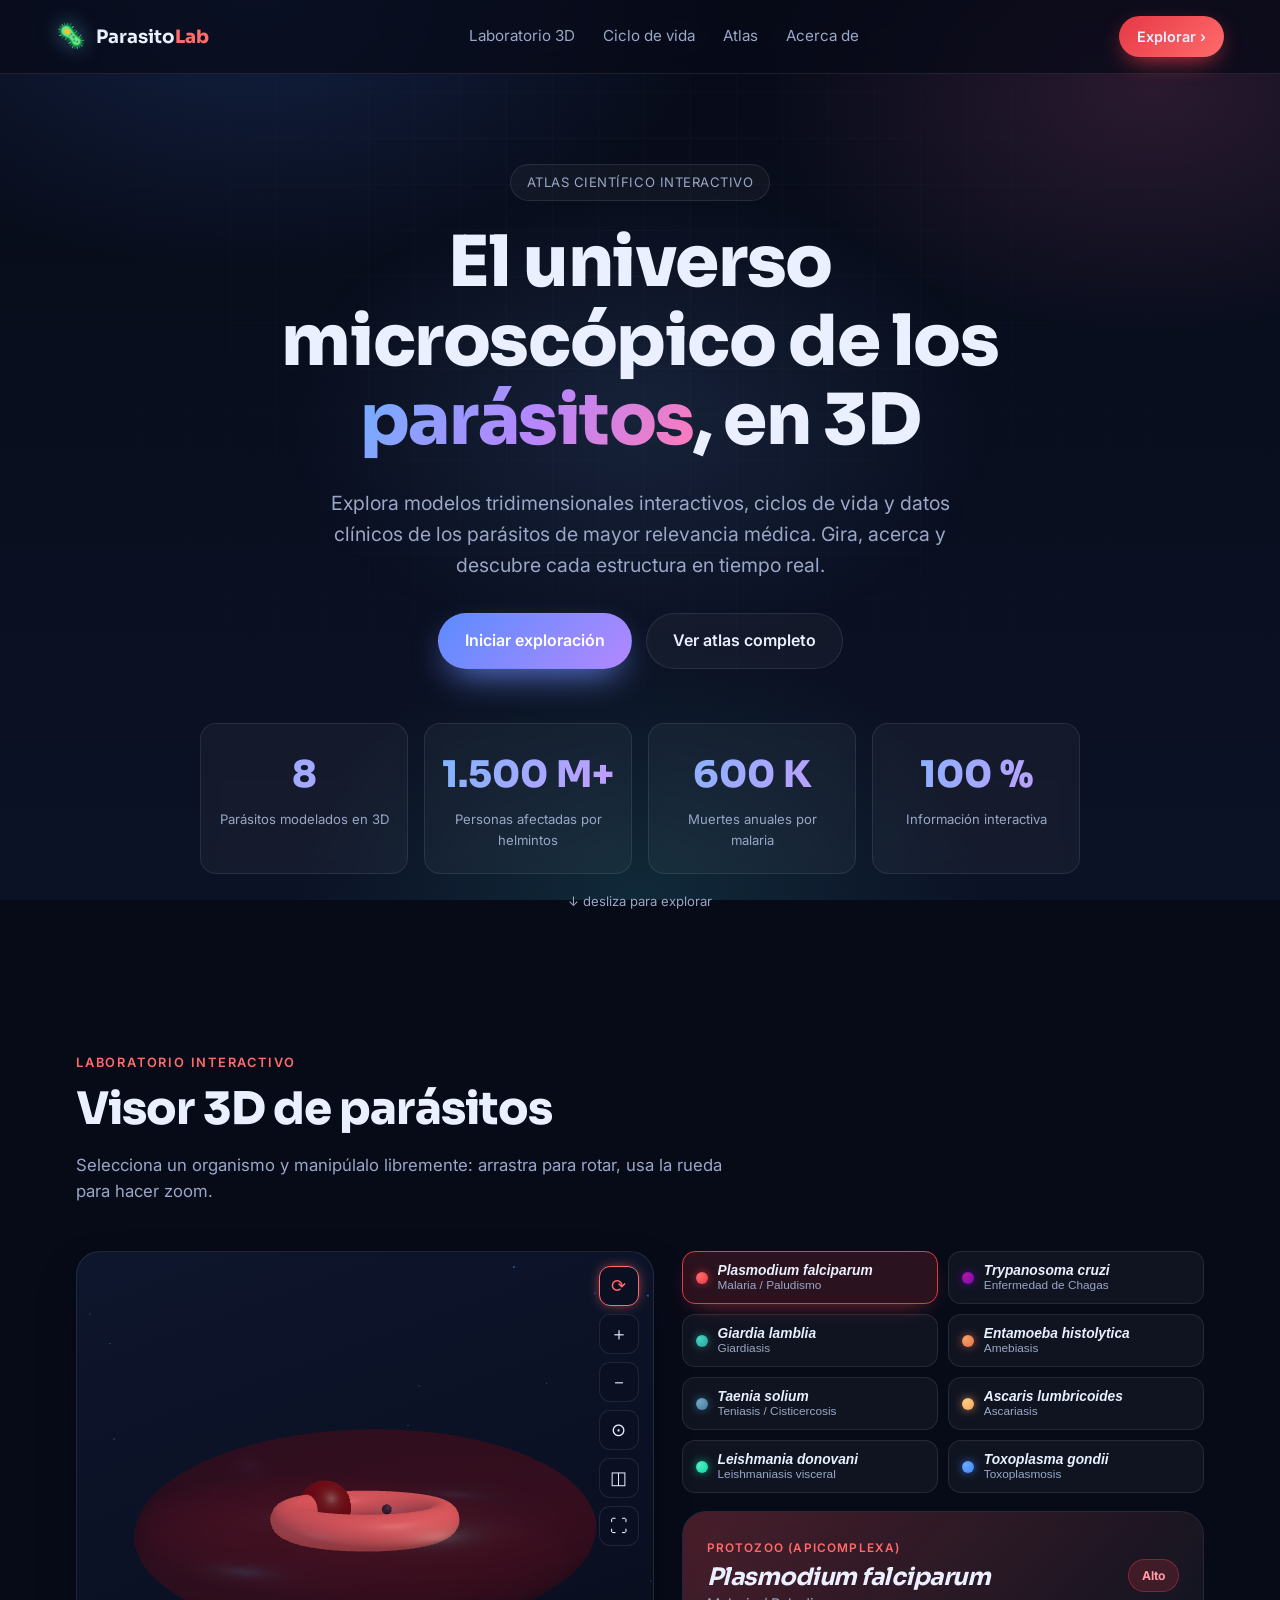
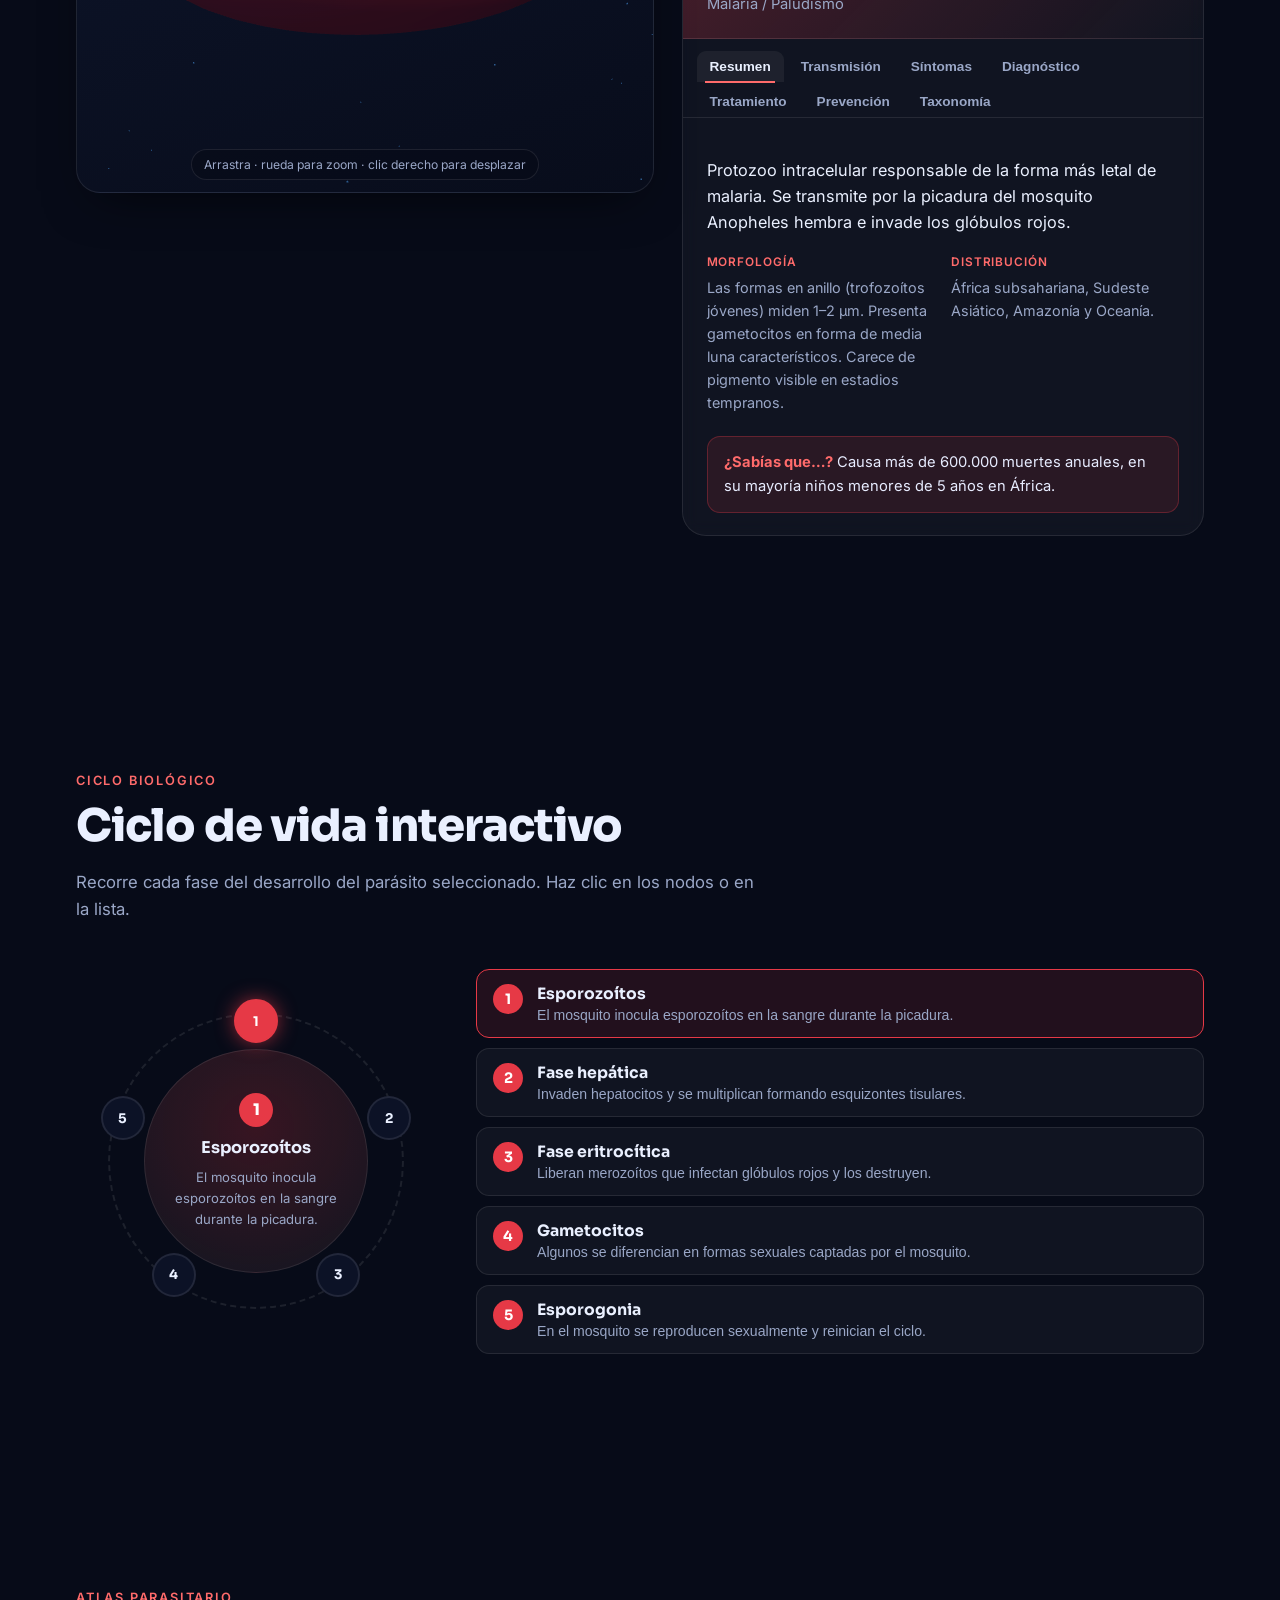
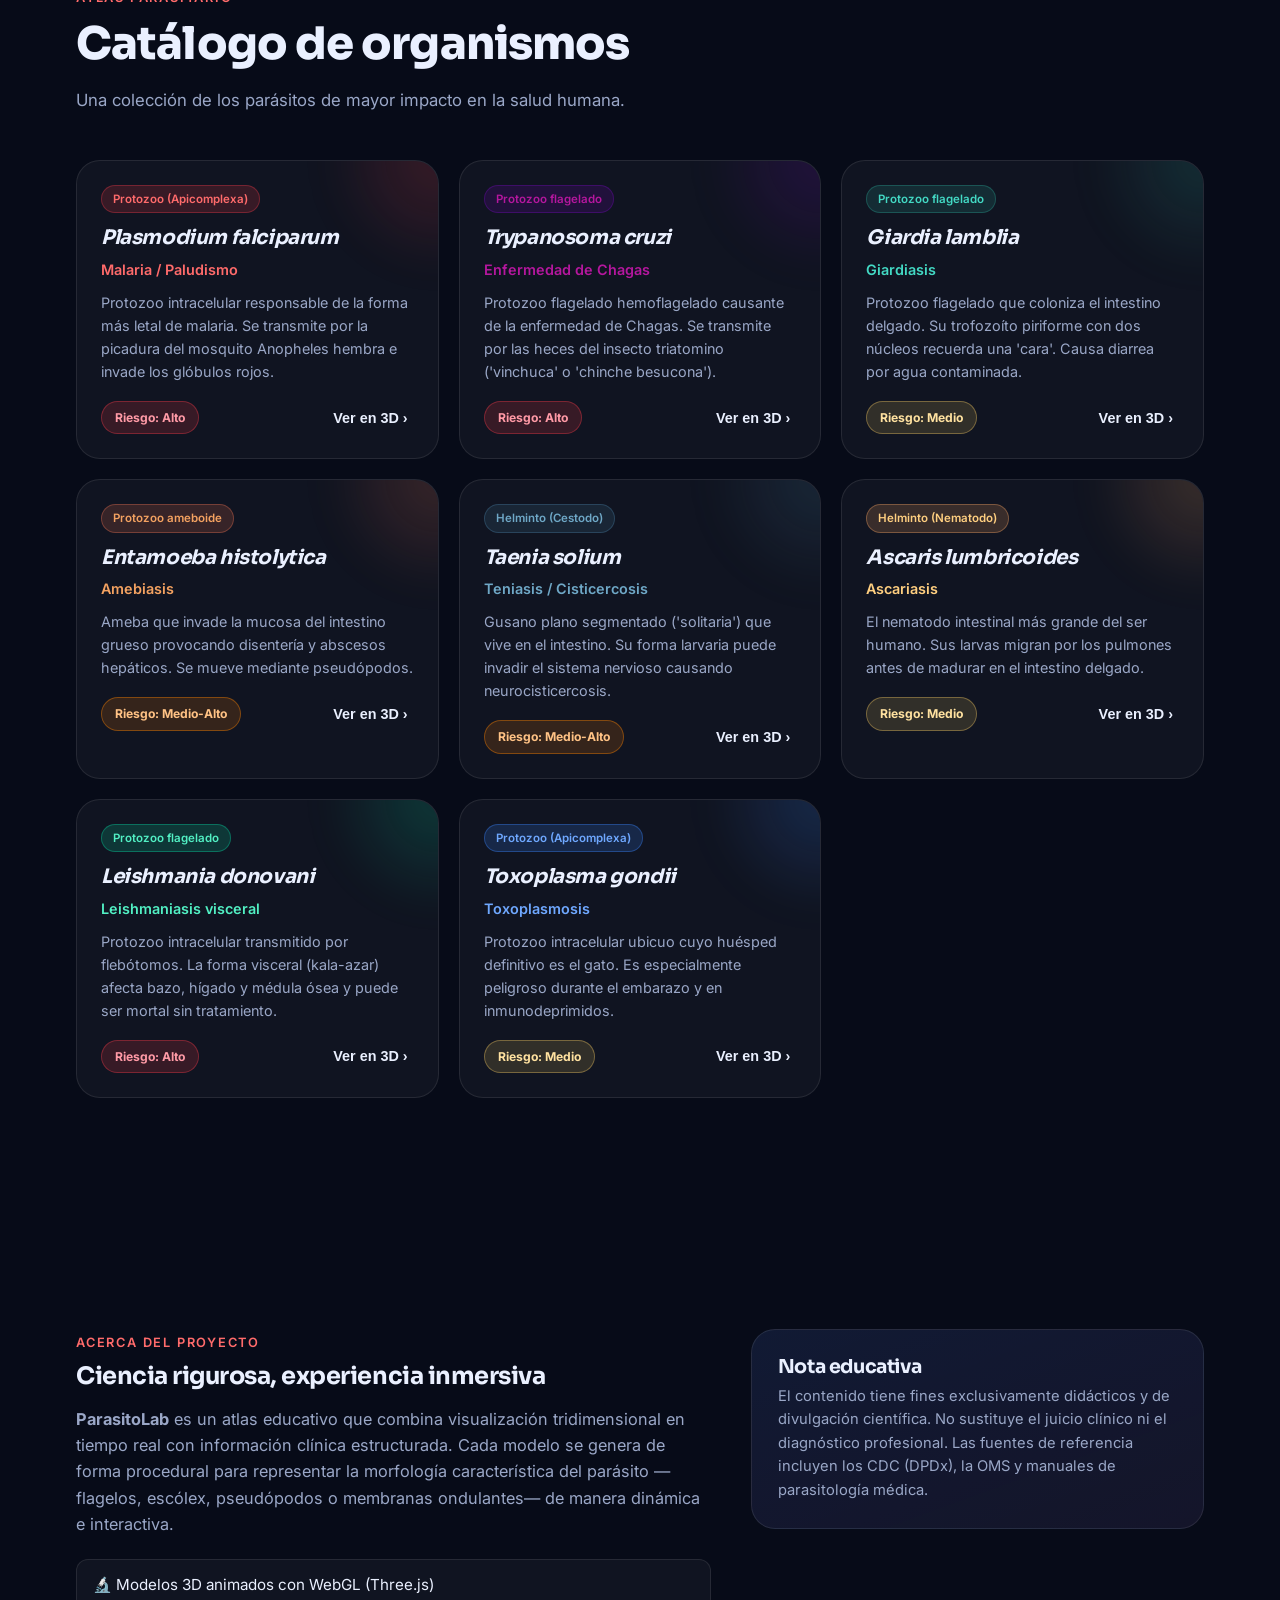
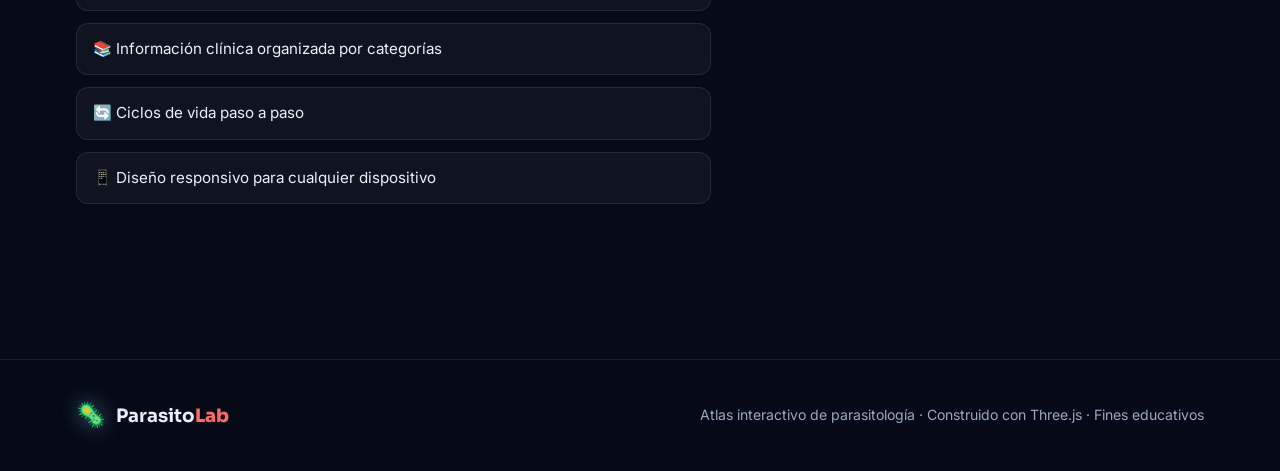
<file: web/index.html>
<!DOCTYPE html>
<html lang="es">
  <head>
    <meta charset="UTF-8" />
    <meta name="viewport" content="width=device-width, initial-scale=1.0" />
    <meta
      name="description"
      content="Atlas interactivo de Parasitología con modelos 3D de parásitos, ciclos de vida e información clínica profesional."
    />
    <title>ParasitoLab · Atlas Interactivo de Parasitología 3D</title>
    <link rel="preconnect" href="https://fonts.googleapis.com" />
    <link rel="preconnect" href="https://fonts.gstatic.com" crossorigin />
    <link
      href="https://fonts.googleapis.com/css2?family=Sora:wght@400;600;700;800&family=Inter:wght@400;500;600&display=swap"
      rel="stylesheet"
    />
    <link rel="stylesheet" href="css/styles.css" />
    <link
      rel="icon"
      href="data:image/svg+xml,<svg xmlns='http://www.w3.org/2000/svg' viewBox='0 0 100 100'><text y='.9em' font-size='90'>🦠</text></svg>"
    />
    <!-- Three.js alojado localmente (sin dependencia de CDN en tiempo de ejecución) -->
    <script type="importmap">
      {
        "imports": {
          "three": "./vendor/three.module.js"
        }
      }
    </script>
  </head>
  <body>
    <!-- ============ NAV ============ -->
    <header class="nav">
      <a class="brand" href="#top" data-scroll="top">
        <span class="brand-mark">🦠</span>
        <span class="brand-name">Parasito<b>Lab</b></span>
      </a>
      <nav class="nav-links">
        <a href="#lab" data-scroll="lab">Laboratorio 3D</a>
        <a href="#ciclo" data-scroll="ciclo">Ciclo de vida</a>
        <a href="#atlas" data-scroll="atlas">Atlas</a>
        <a href="#sobre" data-scroll="sobre">Acerca de</a>
      </nav>
      <a class="nav-cta" href="#lab" data-scroll="lab">Explorar ›</a>
    </header>

    <!-- ============ HERO ============ -->
    <section class="hero" id="top">
      <div class="hero-bg"></div>
      <div class="hero-inner reveal">
        <span class="pill">Atlas científico interactivo</span>
        <h1>
          El universo microscópico de los
          <span class="grad">parásitos</span>, en 3D
        </h1>
        <p class="hero-sub">
          Explora modelos tridimensionales interactivos, ciclos de vida y datos clínicos de los parásitos
          de mayor relevancia médica. Gira, acerca y descubre cada estructura en tiempo real.
        </p>
        <div class="hero-actions">
          <a class="btn btn-primary" href="#lab" data-scroll="lab">Iniciar exploración</a>
          <a class="btn btn-ghost" href="#atlas" data-scroll="atlas">Ver atlas completo</a>
        </div>
        <div class="stats reveal" id="stats"></div>
      </div>
      <div class="scroll-hint">↓ desliza para explorar</div>
    </section>

    <!-- ============ LABORATORIO 3D ============ -->
    <section class="section lab" id="lab">
      <div class="section-head reveal">
        <span class="eyebrow">Laboratorio interactivo</span>
        <h2>Visor 3D de parásitos</h2>
        <p>Selecciona un organismo y manipúlalo libremente: arrastra para rotar, usa la rueda para hacer zoom.</p>
      </div>

      <div class="lab-grid">
        <!-- Visor -->
        <div class="viewer-stage reveal" id="viewer-stage">
          <div class="viewer" id="viewer">
            <div class="viewer-loading" id="viewer-loading"><span class="spinner"></span></div>
          </div>
          <div class="viewer-toolbar">
            <button id="ctrl-rotate" class="vbtn on" title="Rotación automática">⟳</button>
            <button id="ctrl-zoom-in" class="vbtn" title="Acercar">＋</button>
            <button id="ctrl-zoom-out" class="vbtn" title="Alejar">－</button>
            <button id="ctrl-reset" class="vbtn" title="Restablecer vista">⊙</button>
            <button id="ctrl-wire" class="vbtn" title="Malla / wireframe">◫</button>
            <button id="ctrl-full" class="vbtn" title="Pantalla completa">⛶</button>
          </div>
          <div class="viewer-hint">Arrastra · rueda para zoom · clic derecho para desplazar</div>
        </div>

        <!-- Información -->
        <div class="info reveal">
          <div class="selector" id="selector"></div>
          <div class="info-card">
            <div class="info-head" id="info-head"></div>
            <div class="tabs" id="tabs"></div>
            <div class="tab-body" id="tab-body"></div>
            <div class="info-fact" id="info-fact"></div>
          </div>
        </div>
      </div>
    </section>

    <!-- ============ CICLO DE VIDA ============ -->
    <section class="section cycle-section" id="ciclo">
      <div class="section-head reveal">
        <span class="eyebrow">Ciclo biológico</span>
        <h2>Ciclo de vida interactivo</h2>
        <p>Recorre cada fase del desarrollo del parásito seleccionado. Haz clic en los nodos o en la lista.</p>
      </div>
      <div class="cycle-grid reveal">
        <div class="cycle-ring" id="cycle-ring"></div>
        <div class="cycle-list" id="lifecycle"></div>
      </div>
    </section>

    <!-- ============ ATLAS ============ -->
    <section class="section atlas" id="atlas">
      <div class="section-head reveal">
        <span class="eyebrow">Atlas parasitario</span>
        <h2>Catálogo de organismos</h2>
        <p>Una colección de los parásitos de mayor impacto en la salud humana.</p>
      </div>
      <div class="gallery" id="gallery"></div>
    </section>

    <!-- ============ SOBRE ============ -->
    <section class="section about" id="sobre">
      <div class="about-grid reveal">
        <div>
          <span class="eyebrow">Acerca del proyecto</span>
          <h2>Ciencia rigurosa, experiencia inmersiva</h2>
          <p>
            <strong>ParasitoLab</strong> es un atlas educativo que combina visualización tridimensional en tiempo real
            con información clínica estructurada. Cada modelo se genera de forma procedural para representar la
            morfología característica del parásito —flagelos, escólex, pseudópodos o membranas ondulantes— de manera
            dinámica e interactiva.
          </p>
          <ul class="about-list">
            <li>🔬 Modelos 3D animados con WebGL (Three.js)</li>
            <li>📚 Información clínica organizada por categorías</li>
            <li>🔄 Ciclos de vida paso a paso</li>
            <li>📱 Diseño responsivo para cualquier dispositivo</li>
          </ul>
        </div>
        <div class="about-note">
          <h3>Nota educativa</h3>
          <p>
            El contenido tiene fines exclusivamente didácticos y de divulgación científica. No sustituye el juicio
            clínico ni el diagnóstico profesional. Las fuentes de referencia incluyen los CDC (DPDx), la OMS y manuales
            de parasitología médica.
          </p>
        </div>
      </div>
    </section>

    <!-- ============ FOOTER ============ -->
    <footer class="footer">
      <div class="footer-inner">
        <div class="brand">
          <span class="brand-mark">🦠</span>
          <span class="brand-name">Parasito<b>Lab</b></span>
        </div>
        <p>Atlas interactivo de parasitología · Construido con Three.js · Fines educativos</p>
      </div>
    </footer>

    <script type="module" src="js/app.js"></script>
  </body>
</html>
</file>
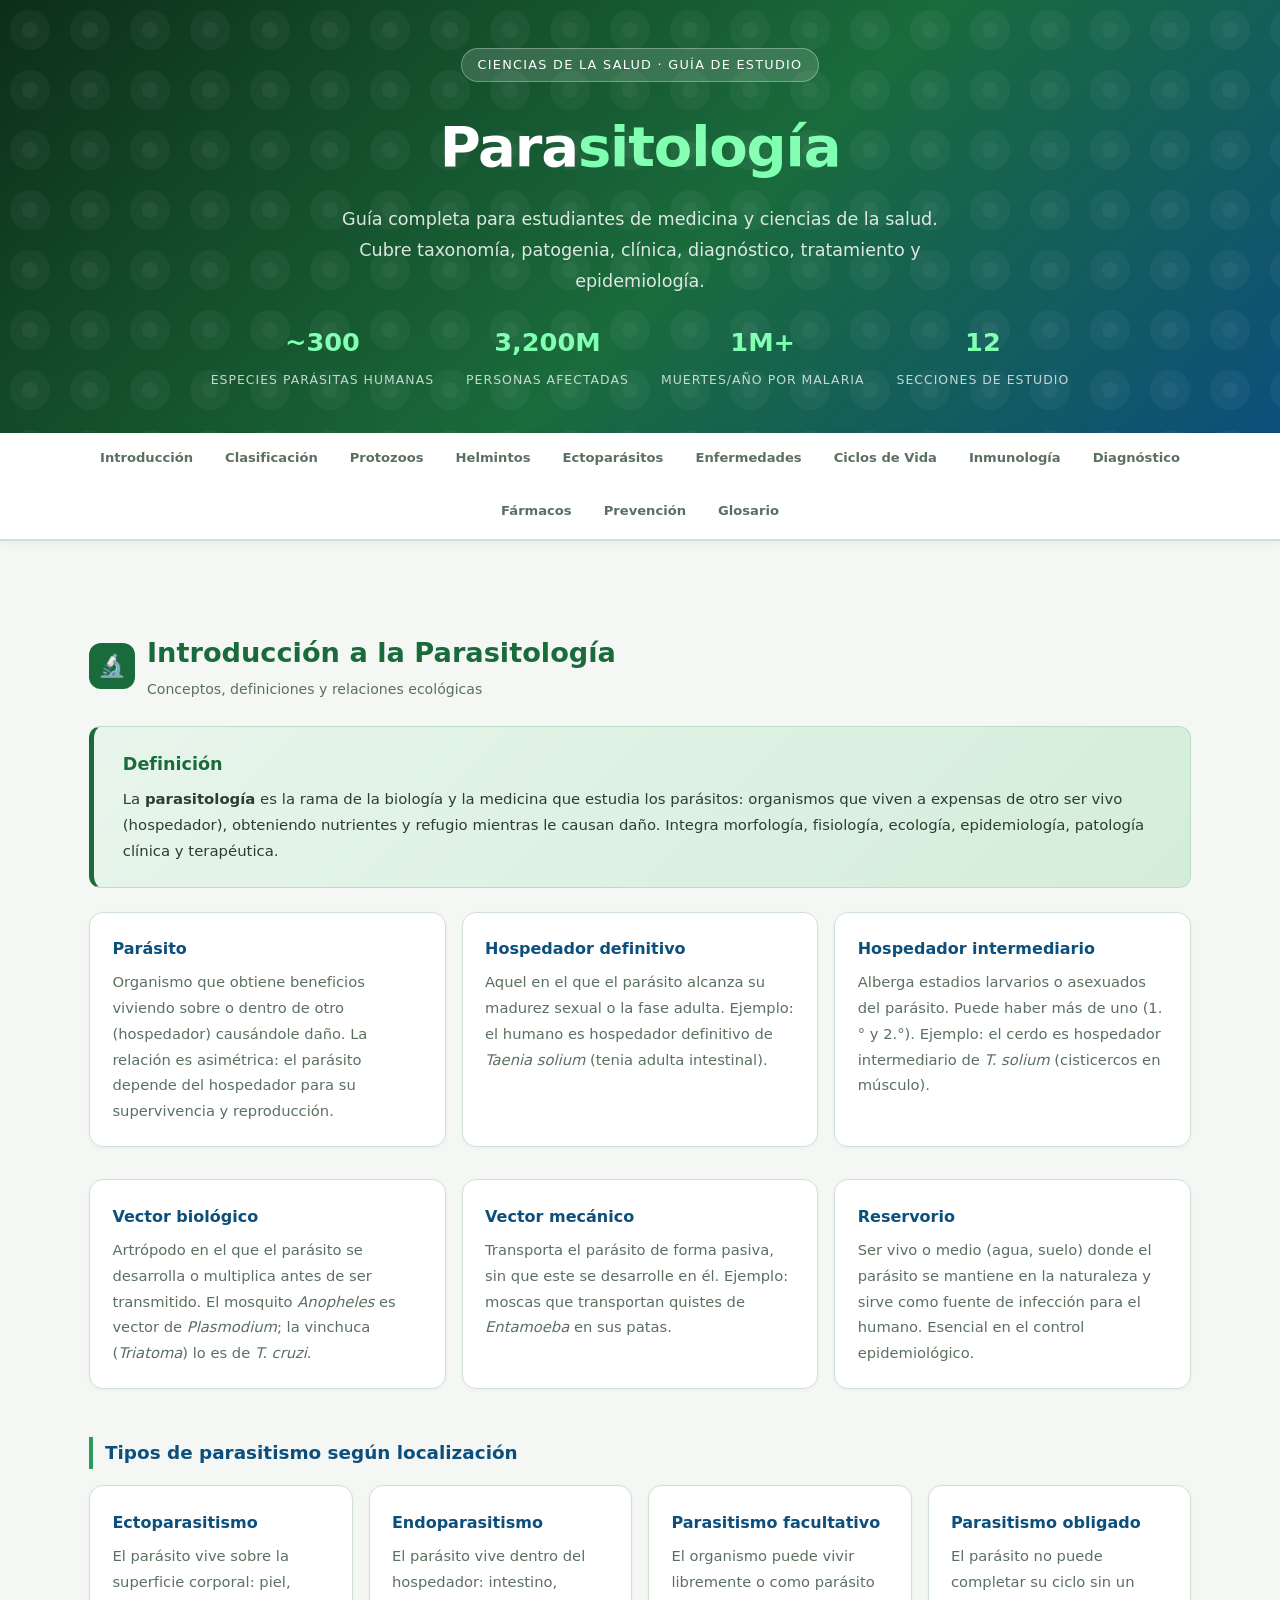
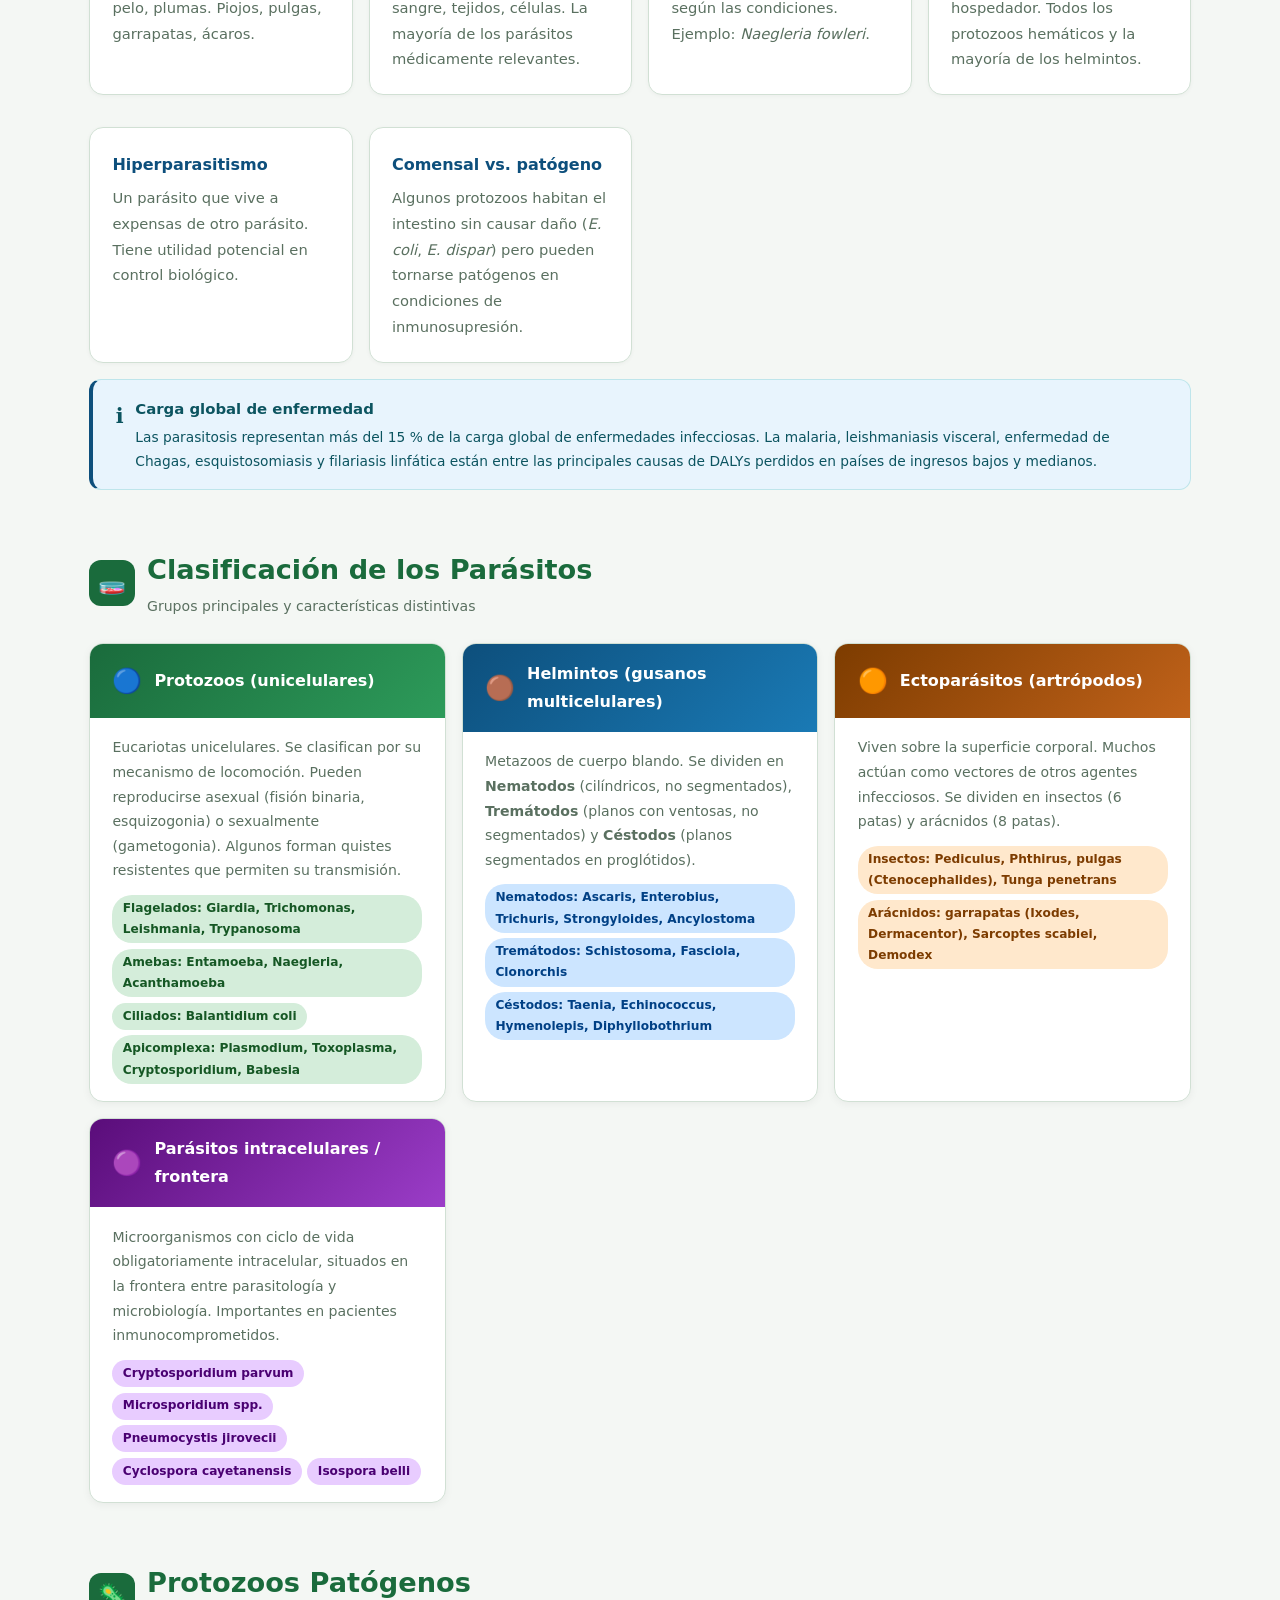
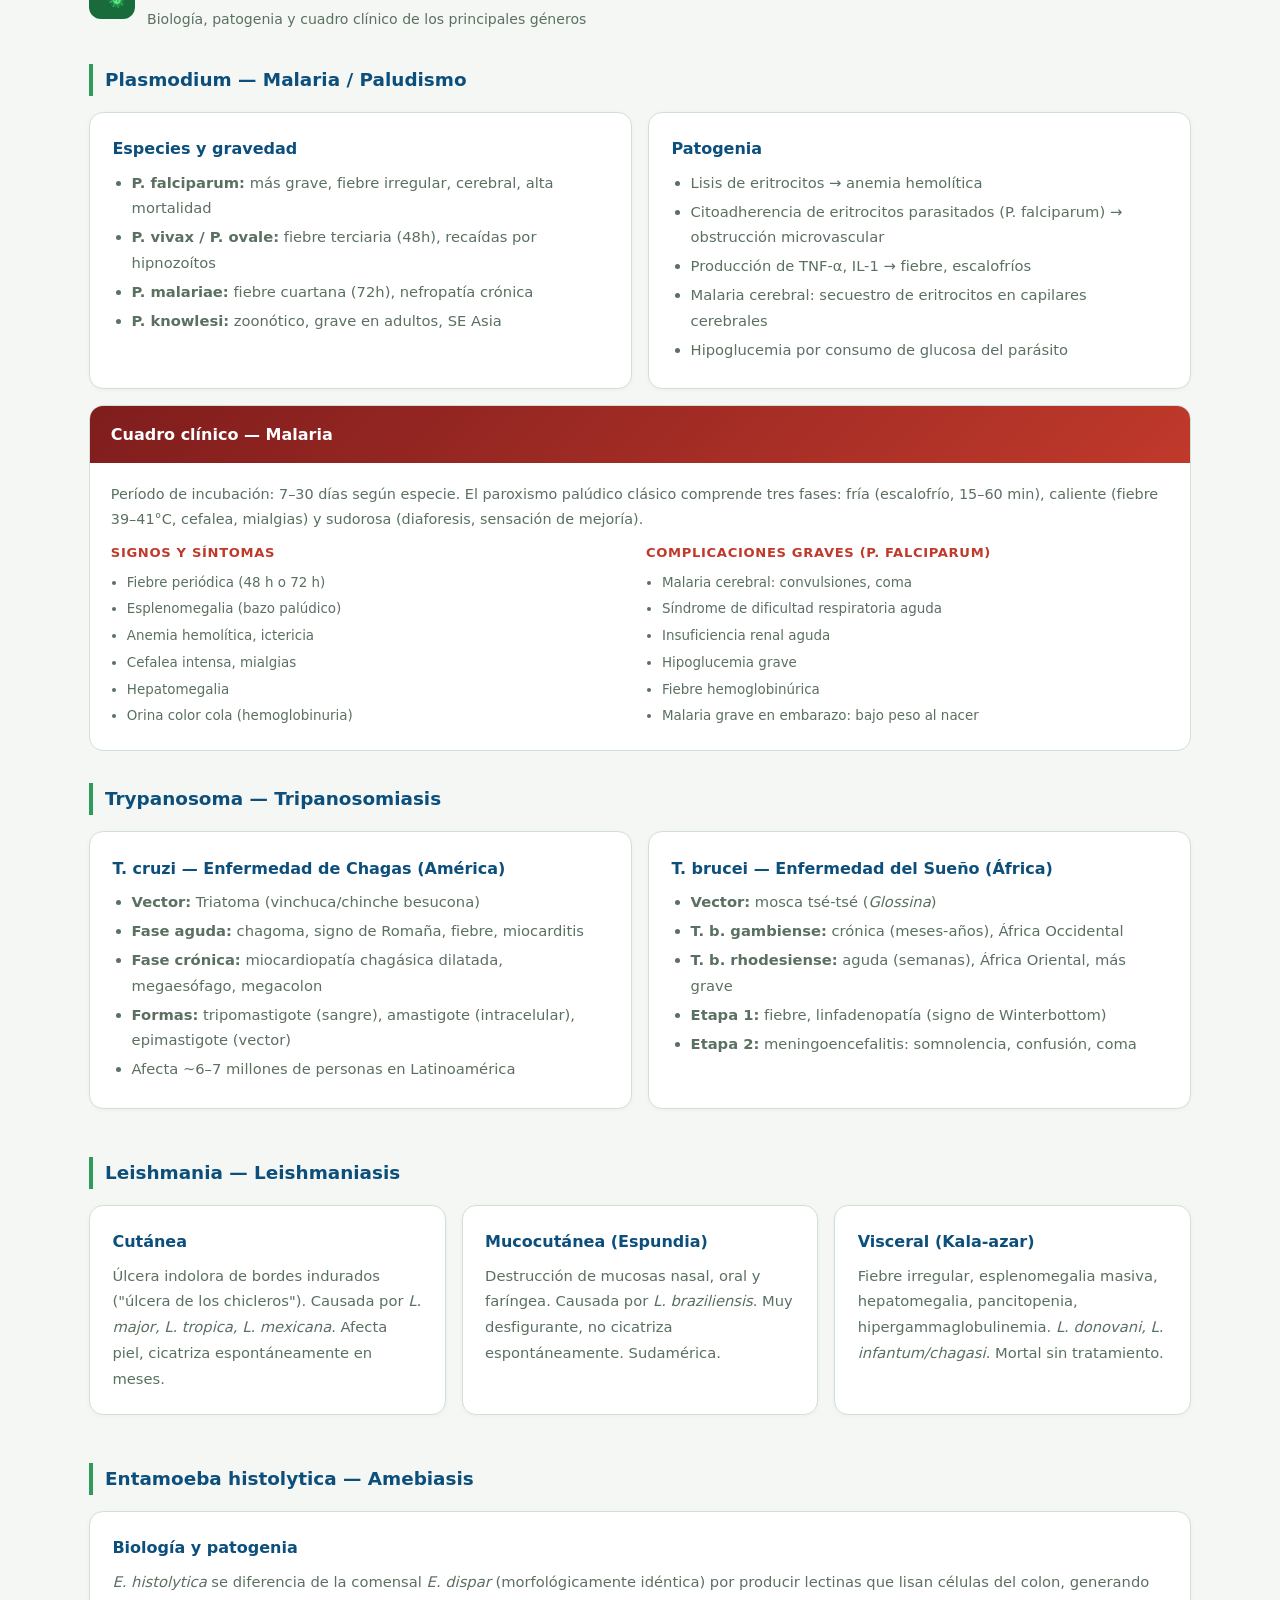
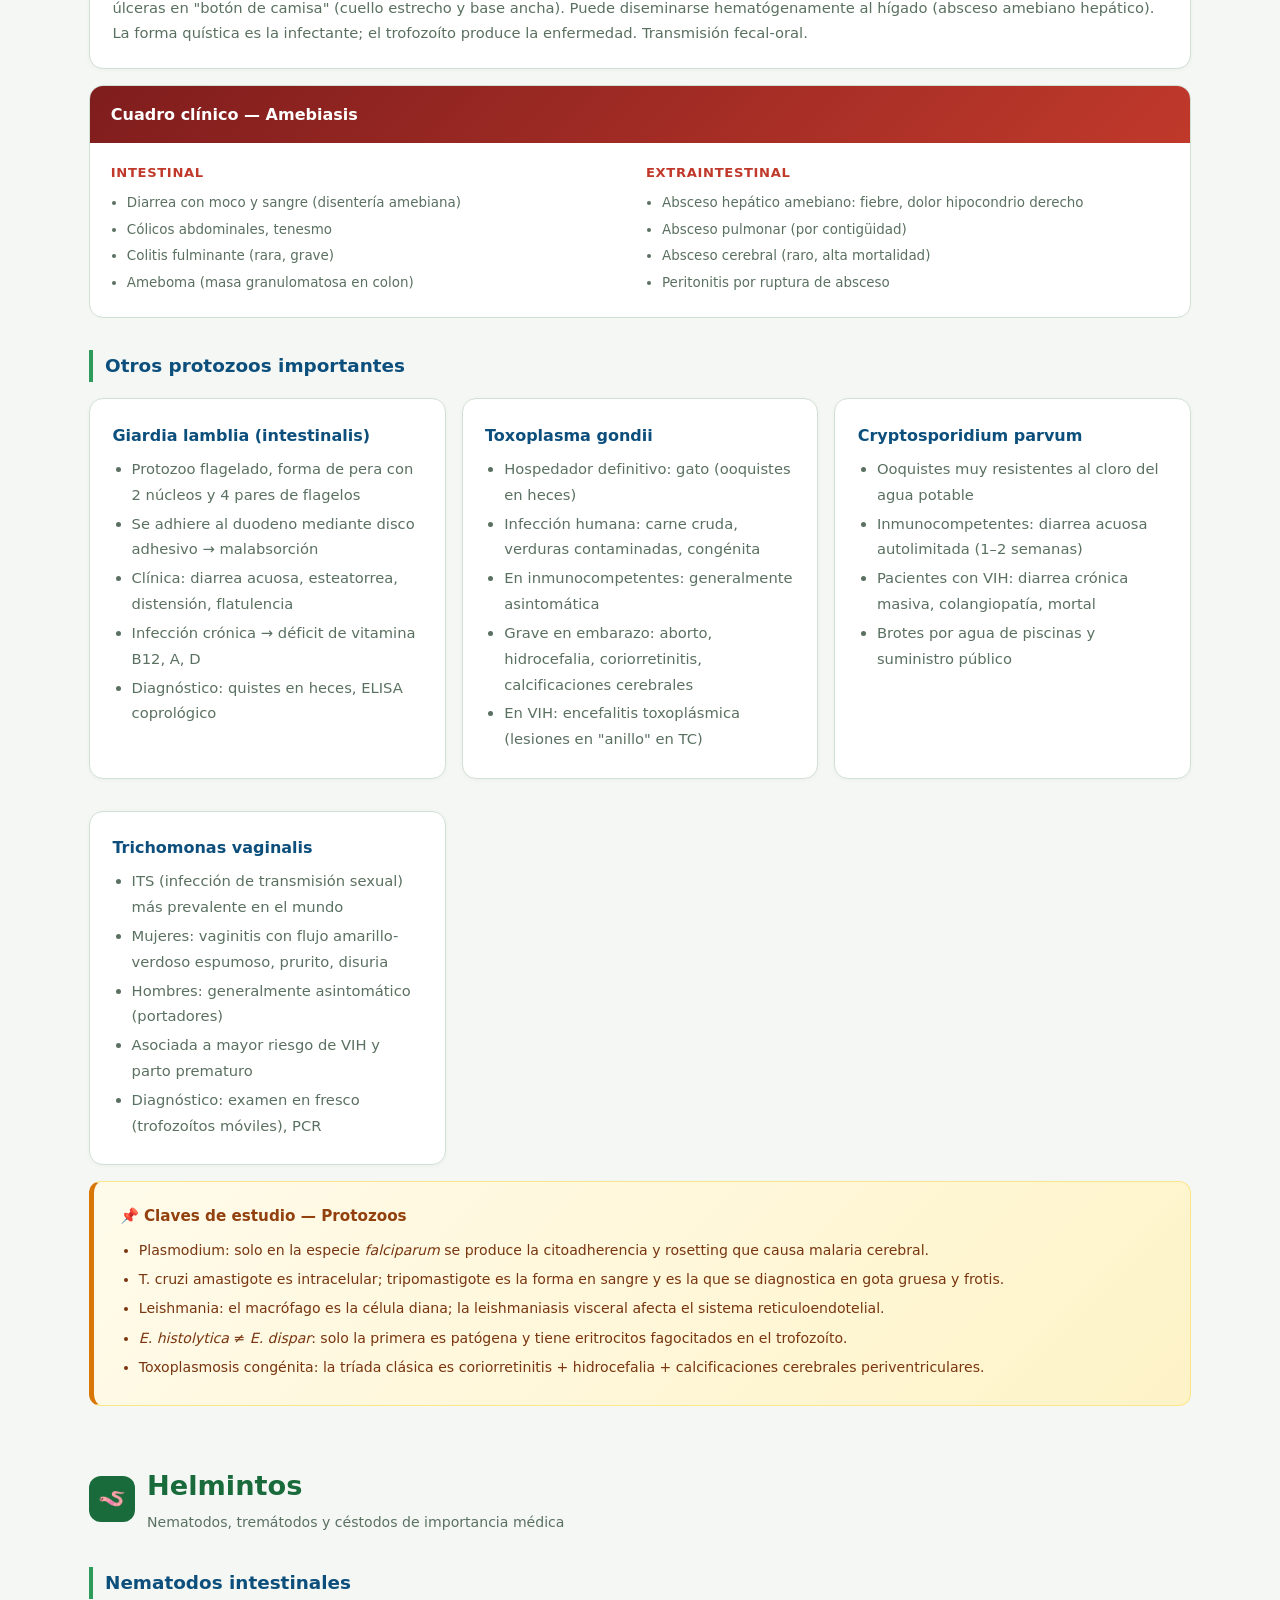
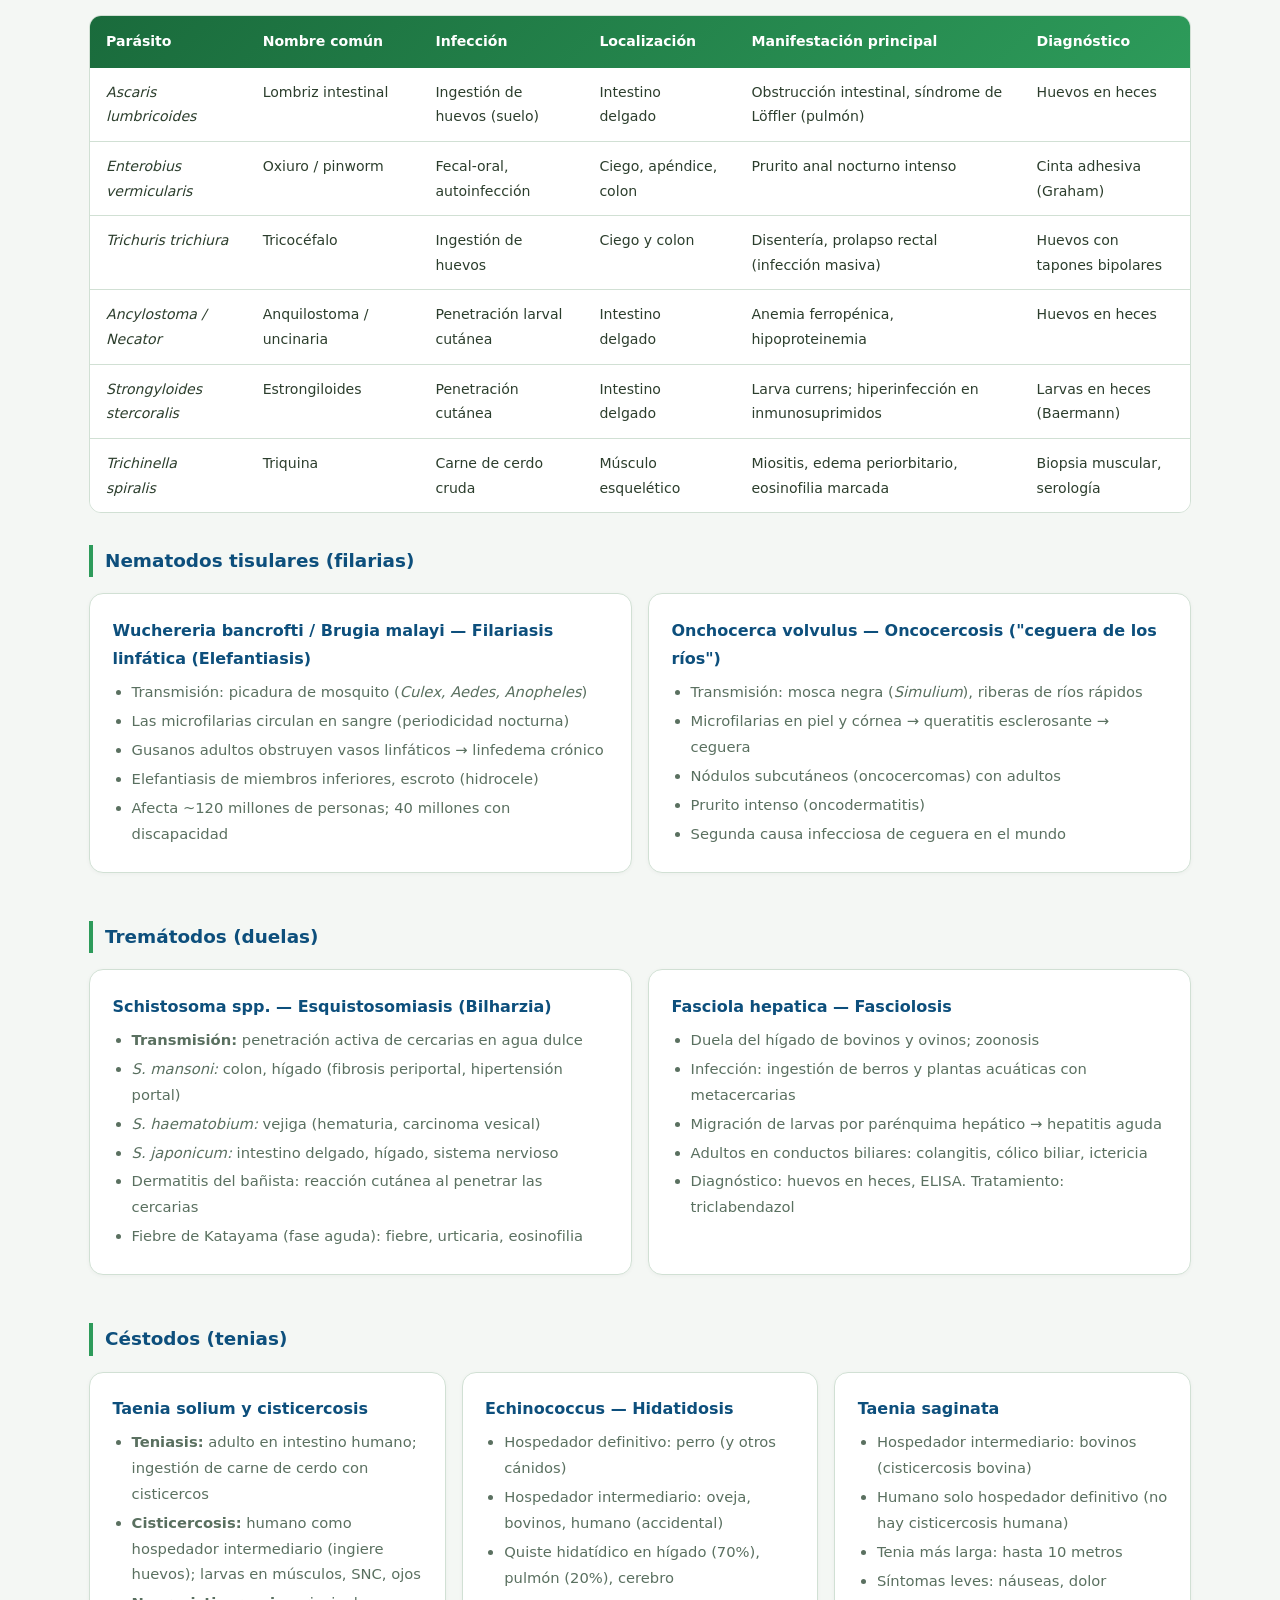
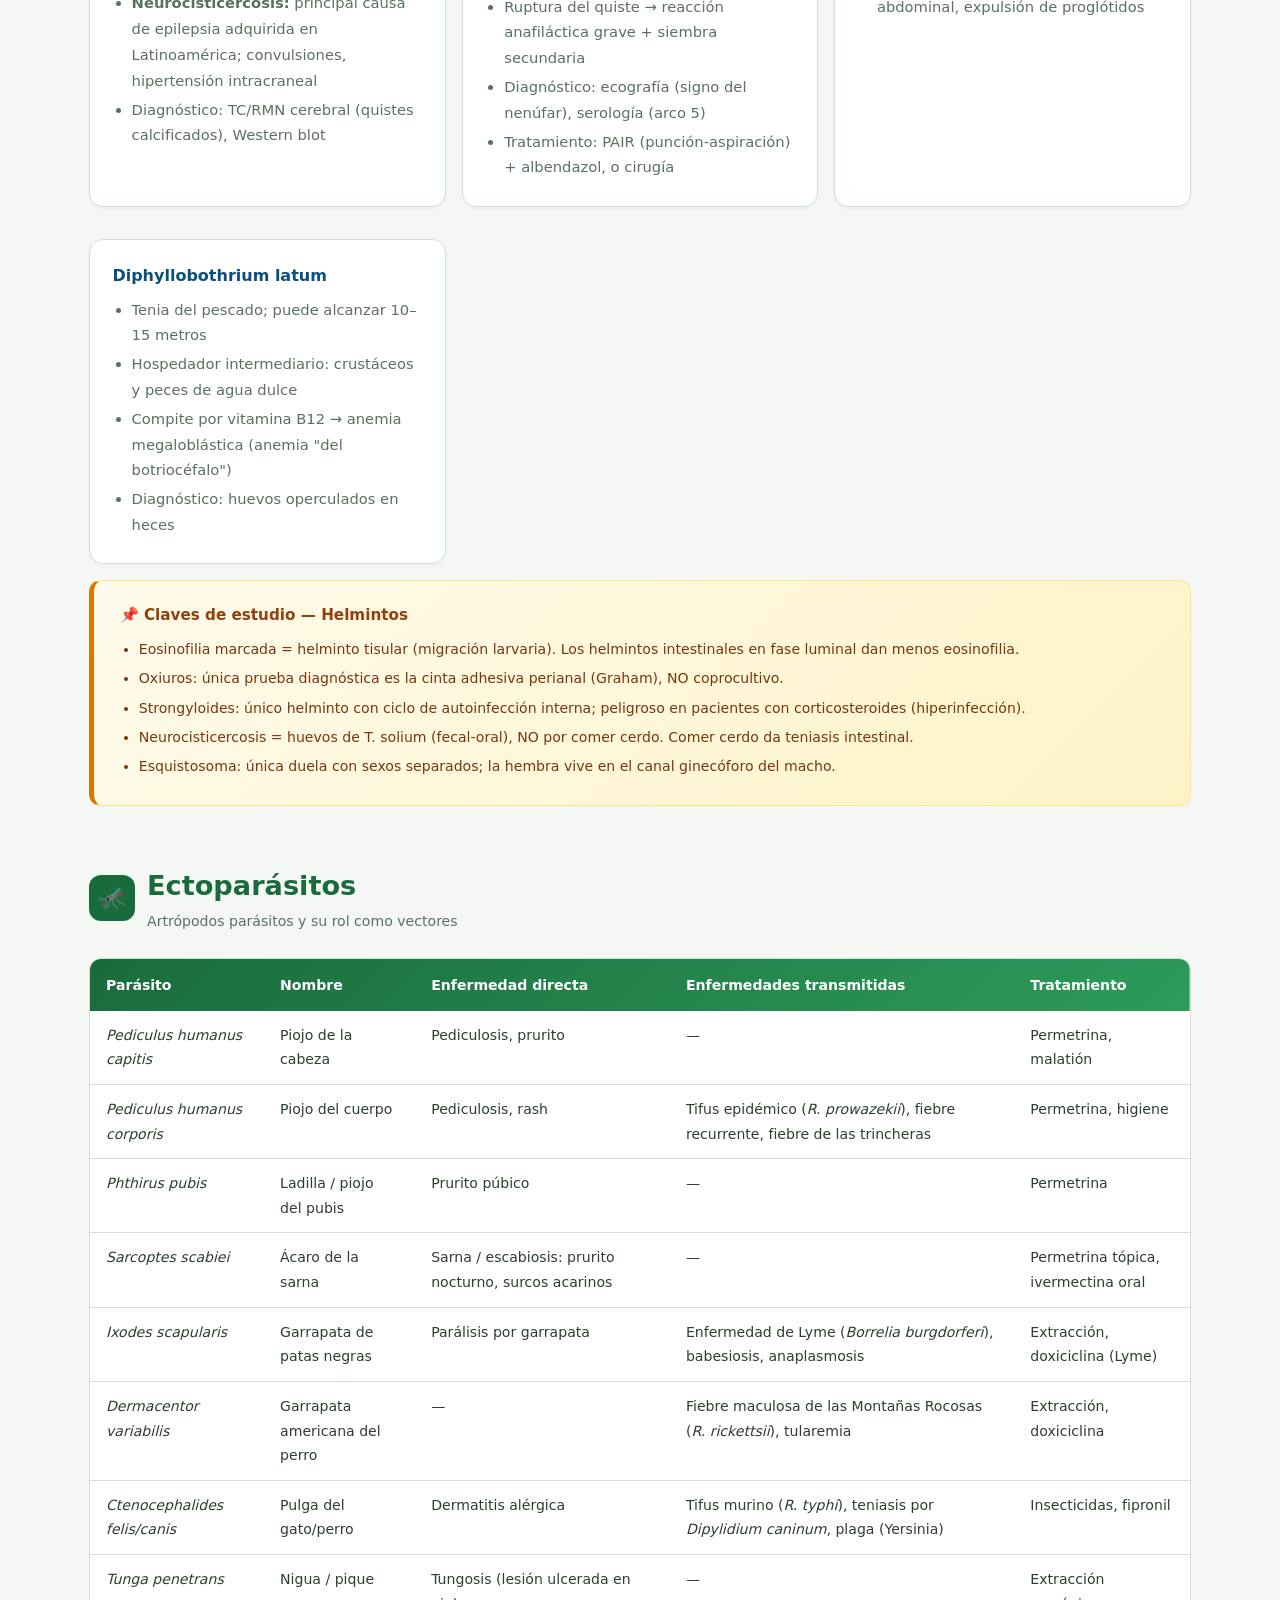
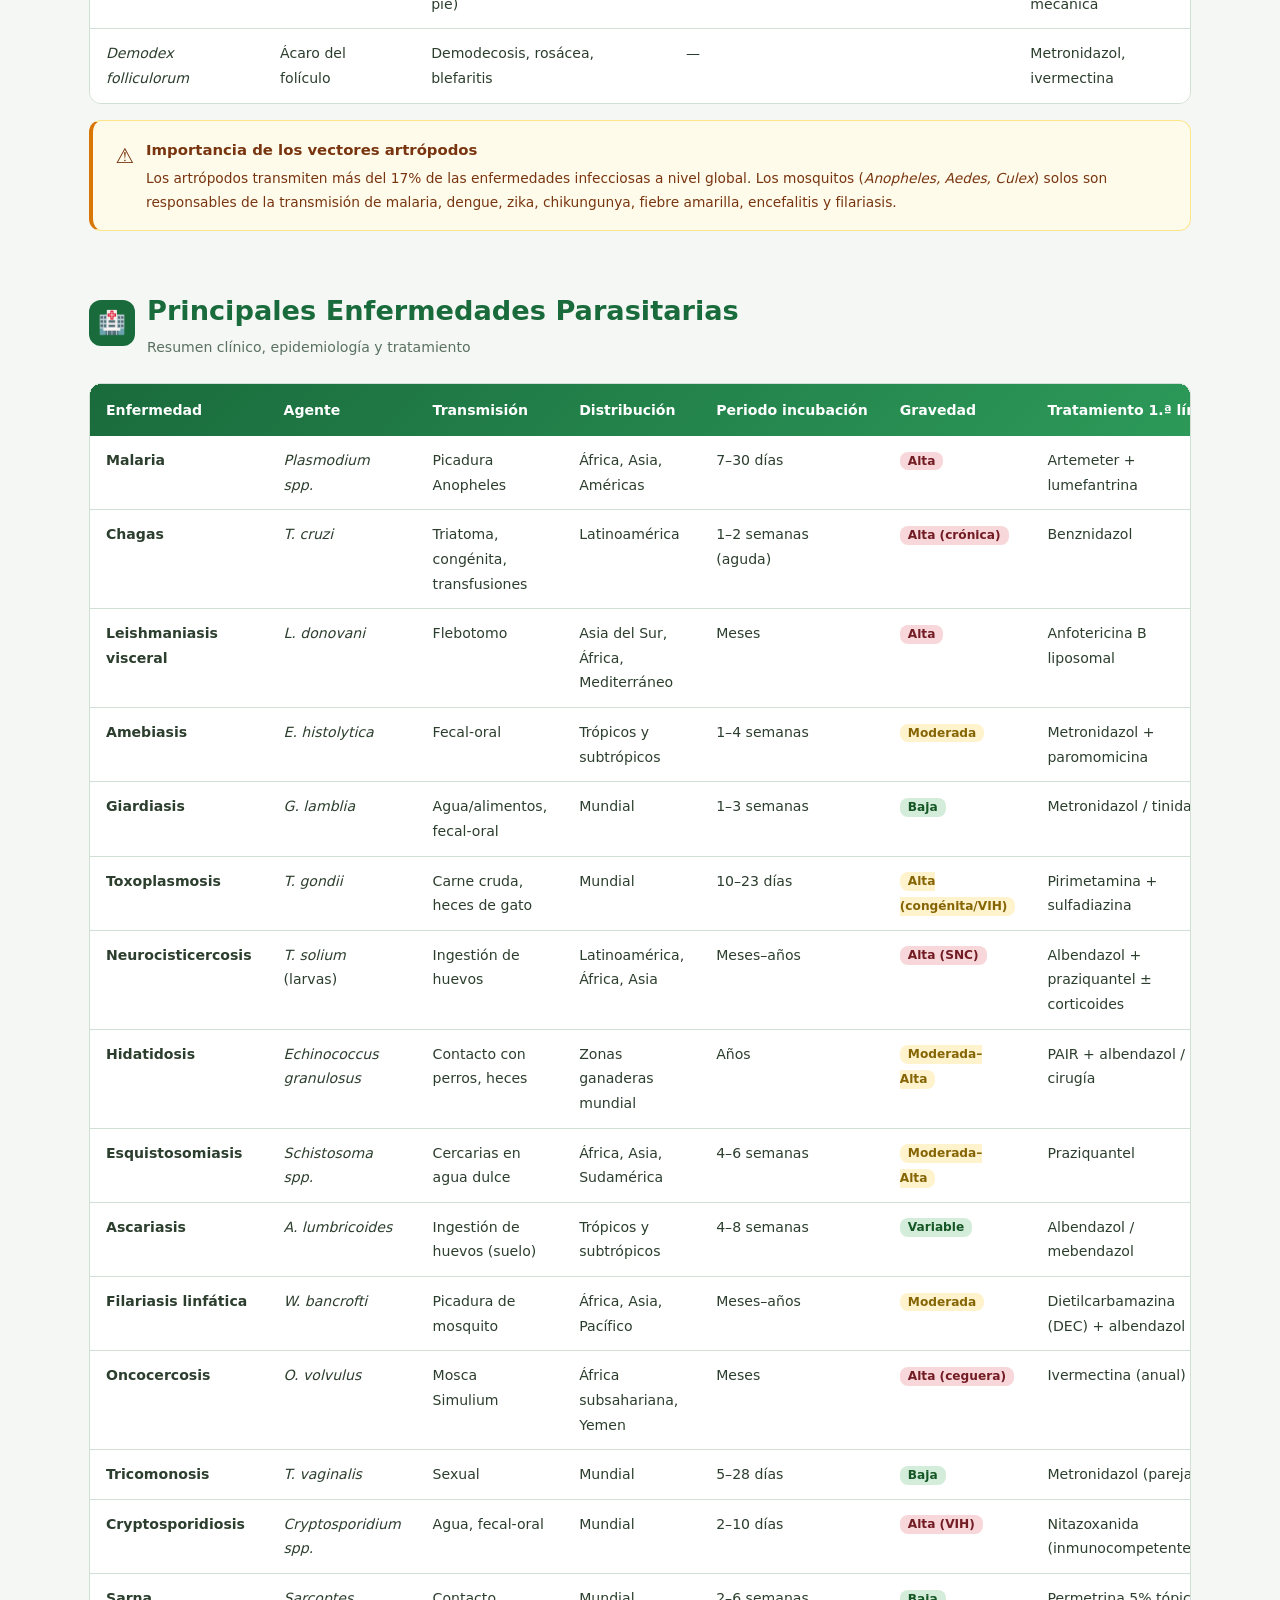
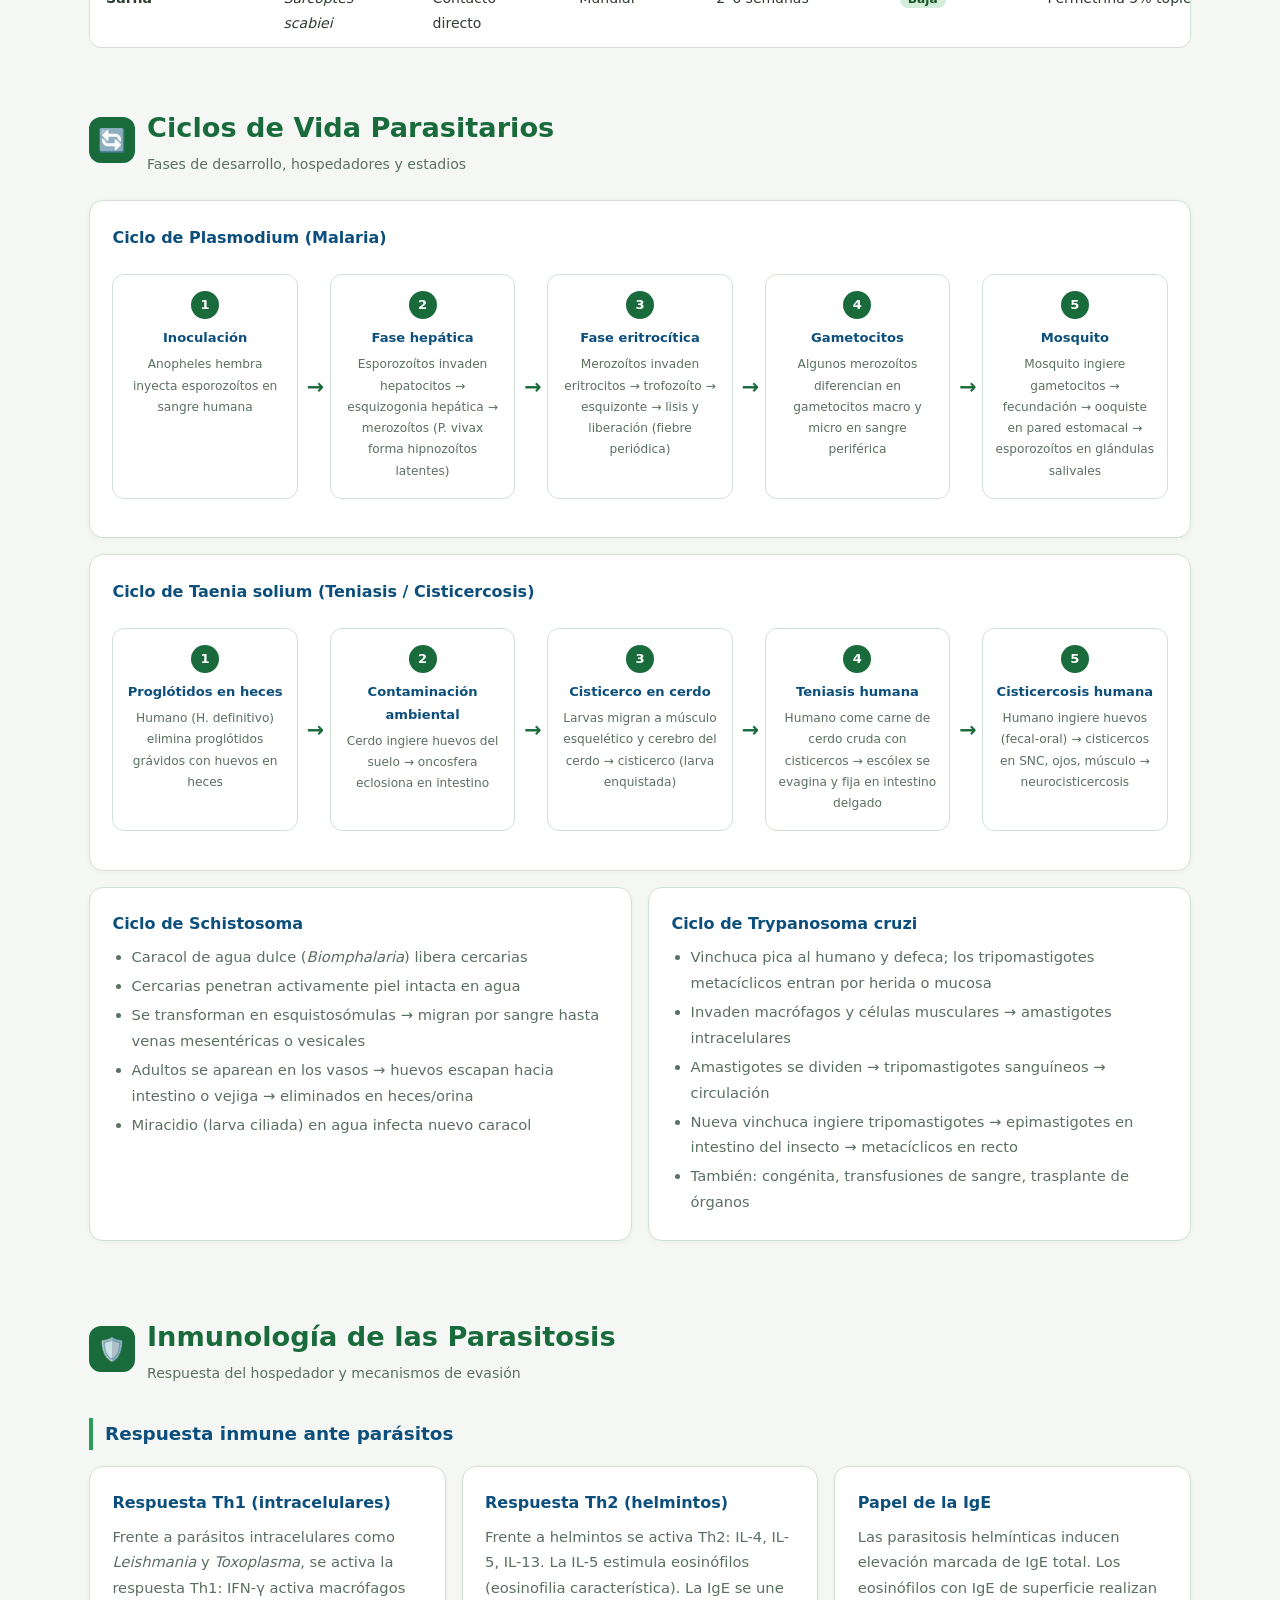
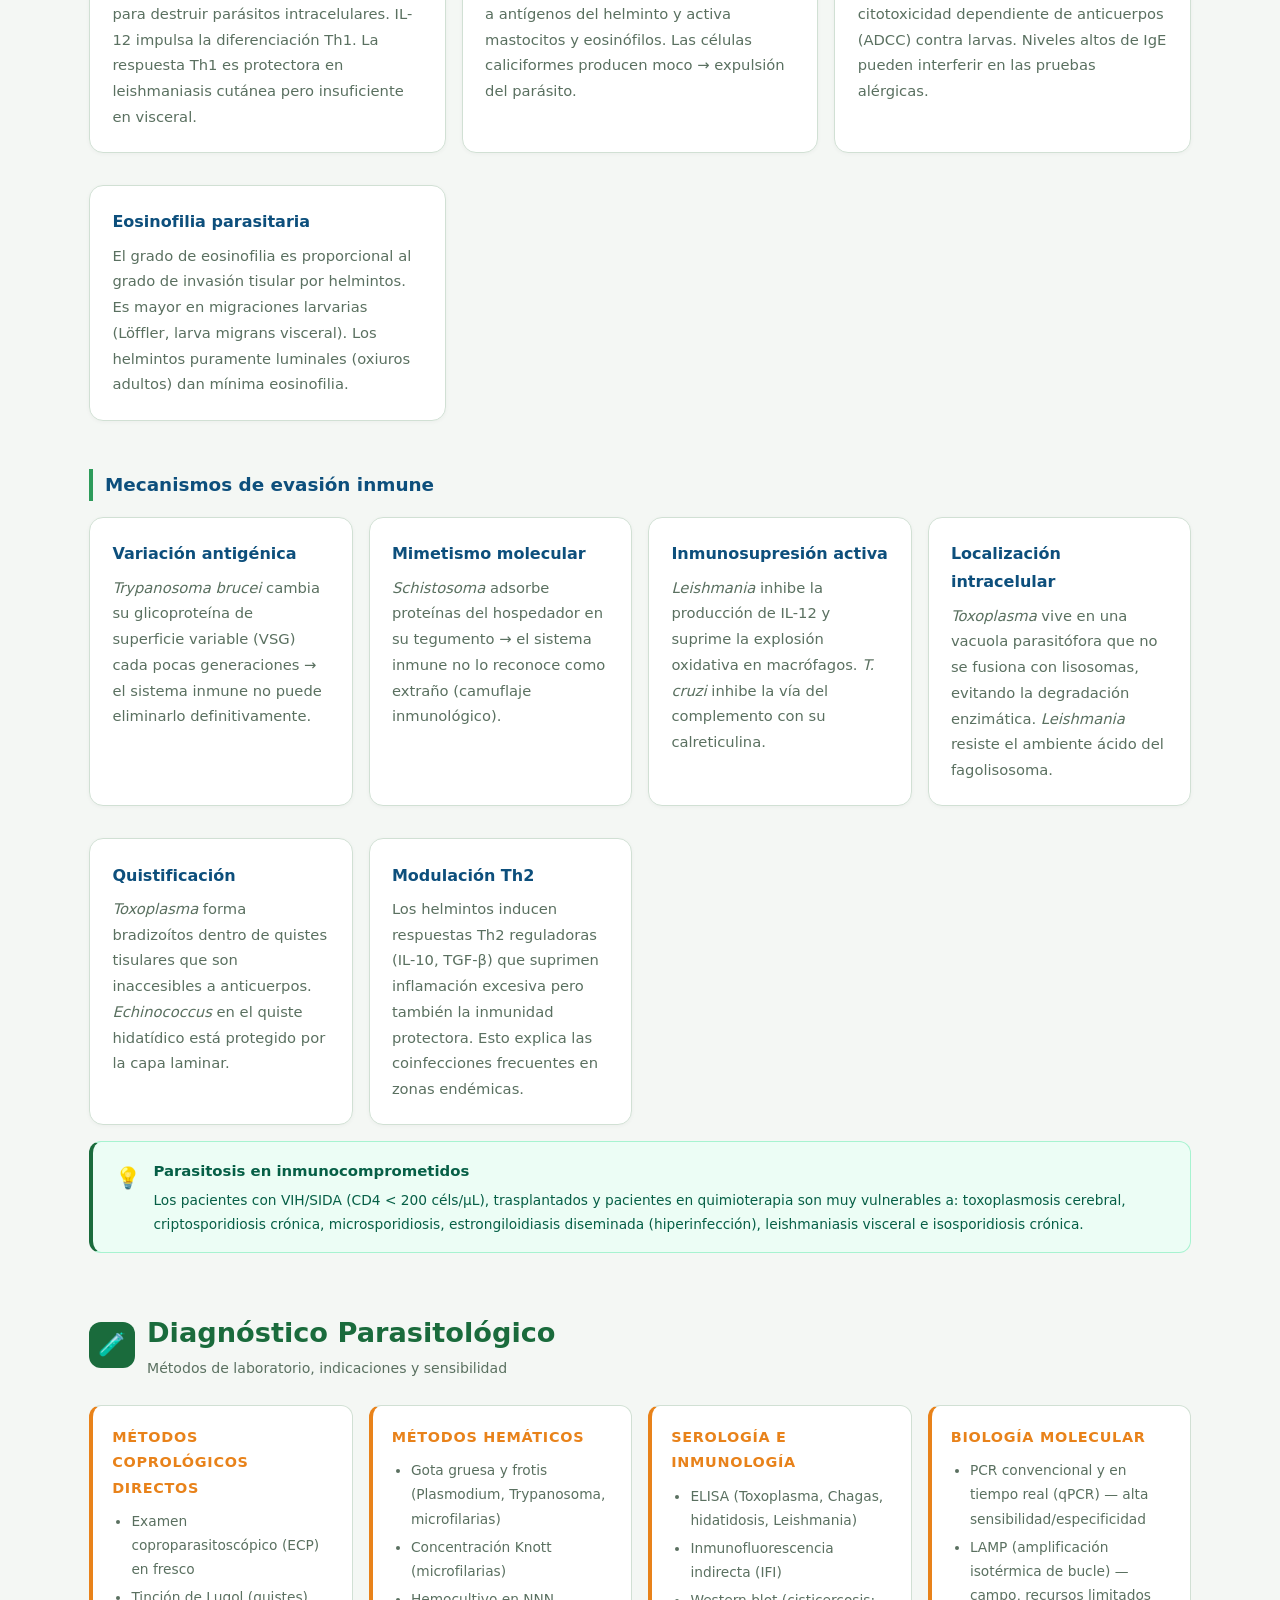
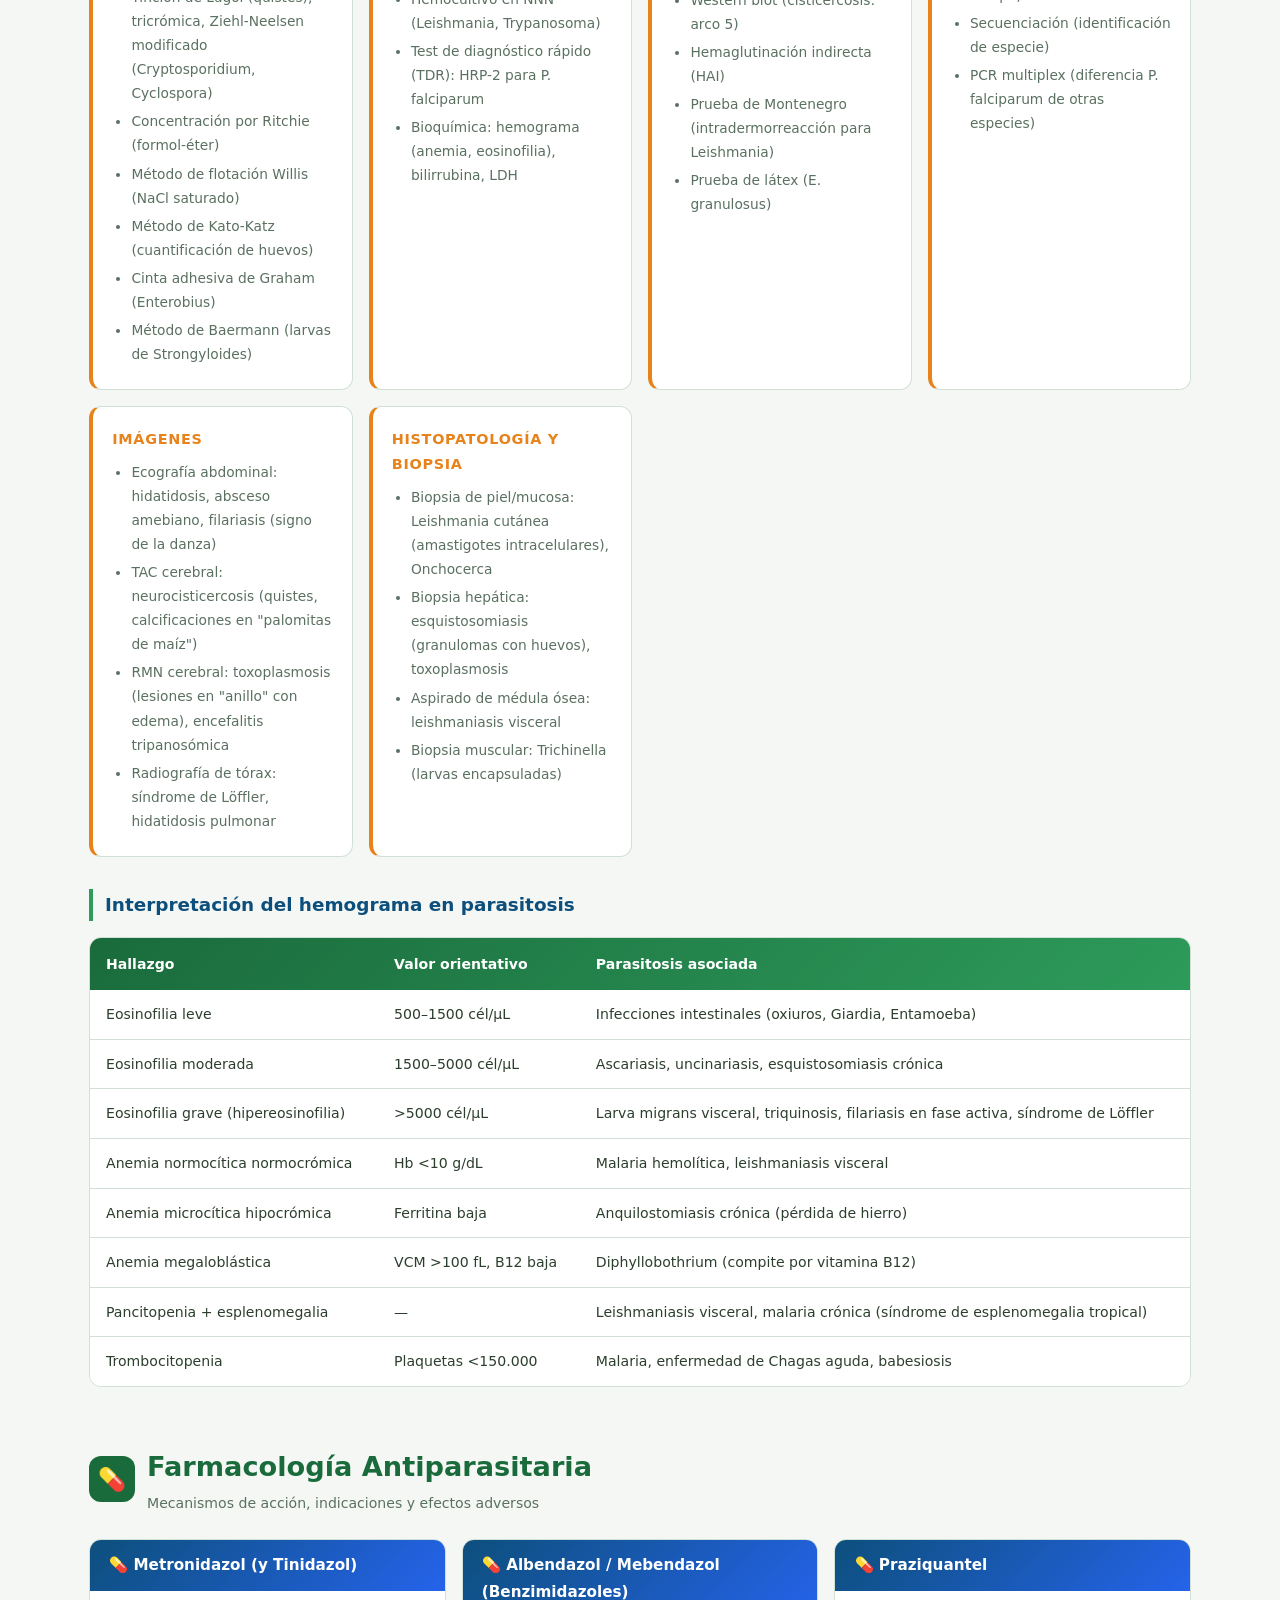
<file: parasitologia.html>
<!DOCTYPE html>
<html lang="es">
<head>
  <meta charset="UTF-8" />
  <meta name="viewport" content="width=device-width, initial-scale=1.0" />
  <title>Parasitología — Guía de Estudio Completa</title>
  <style>
    :root {
      --primary: #1a6b3c;
      --primary-light: #2d9b5a;
      --secondary: #0d4f7c;
      --accent: #e8821a;
      --danger: #c0392b;
      --purple: #6d28d9;
      --bg: #f4f7f4;
      --card-bg: #ffffff;
      --text: #2c3e2d;
      --text-muted: #5a7060;
      --border: #d1e0d4;
    }
    *{margin:0;padding:0;box-sizing:border-box}
    body{font-family:'Segoe UI',system-ui,sans-serif;background:var(--bg);color:var(--text);line-height:1.75}

    /* HEADER */
    header{background:linear-gradient(135deg,#0d2e18 0%,var(--primary) 55%,var(--secondary) 100%);color:#fff;padding:3rem 1.5rem 2.5rem;text-align:center;position:relative;overflow:hidden}
    header::before{content:'';position:absolute;inset:0;background:url("data:image/svg+xml,%3Csvg width='60' height='60' viewBox='0 0 60 60' xmlns='http://www.w3.org/2000/svg'%3E%3Cg fill='%23ffffff' fill-opacity='0.04'%3E%3Ccircle cx='30' cy='30' r='20'/%3E%3Ccircle cx='30' cy='30' r='8'/%3E%3C/g%3E%3C/svg%3E");pointer-events:none}
    header .badge{display:inline-block;background:rgba(255,255,255,.15);border:1px solid rgba(255,255,255,.3);border-radius:20px;padding:.3rem 1rem;font-size:.8rem;letter-spacing:.1em;text-transform:uppercase;margin-bottom:1rem}
    header h1{font-size:clamp(2rem,5vw,3.5rem);font-weight:800;letter-spacing:-.02em;margin-bottom:.5rem}
    header h1 span{color:#7fffb0}
    header p.subtitle{font-size:1.1rem;opacity:.85;max-width:650px;margin:0 auto 1.5rem}
    .header-stats{display:flex;justify-content:center;gap:2rem;flex-wrap:wrap;margin-top:1.5rem}
    .header-stats .stat{text-align:center}
    .header-stats .stat strong{display:block;font-size:1.6rem;color:#7fffb0;font-weight:800}
    .header-stats .stat span{font-size:.78rem;opacity:.75;text-transform:uppercase;letter-spacing:.08em}

    /* NAV */
    nav{background:#fff;border-bottom:2px solid var(--border);position:sticky;top:0;z-index:100;box-shadow:0 2px 8px rgba(0,0,0,.06)}
    nav ul{list-style:none;display:flex;justify-content:center;flex-wrap:wrap;max-width:1200px;margin:0 auto}
    nav ul li a{display:block;padding:.85rem 1rem;text-decoration:none;color:var(--text-muted);font-size:.82rem;font-weight:600;transition:all .2s;border-bottom:3px solid transparent;white-space:nowrap}
    nav ul li a:hover{color:var(--primary);border-bottom-color:var(--primary)}

    /* LAYOUT */
    main{max-width:1150px;margin:0 auto;padding:2rem 1.5rem 5rem}

    /* SECTION HEADER */
    .section-header{display:flex;align-items:center;gap:.75rem;margin:3.5rem 0 1.5rem}
    .section-header .icon{width:46px;height:46px;background:var(--primary);border-radius:12px;display:flex;align-items:center;justify-content:center;font-size:1.4rem;flex-shrink:0}
    .section-header h2{font-size:1.7rem;font-weight:800;color:var(--primary)}
    .section-header p{font-size:.88rem;color:var(--text-muted)}

    /* SUBSECTION */
    .subsection{margin:2rem 0 1rem}
    .subsection h3{font-size:1.15rem;font-weight:700;color:var(--secondary);border-left:4px solid var(--primary-light);padding-left:.75rem;margin-bottom:.75rem}

    /* CARDS */
    .card{background:#fff;border:1px solid var(--border);border-radius:14px;padding:1.4rem;margin-bottom:1rem;box-shadow:0 1px 4px rgba(0,0,0,.04)}
    .card h4{font-size:1rem;font-weight:700;color:var(--secondary);margin-bottom:.4rem}
    .card p,.card li{color:var(--text-muted);font-size:.92rem}
    .card ul{padding-left:1.2rem}
    .card ul li{margin-bottom:.2rem}

    /* GRIDS */
    .grid-2{display:grid;grid-template-columns:repeat(auto-fit,minmax(280px,1fr));gap:1rem}
    .grid-3{display:grid;grid-template-columns:repeat(auto-fit,minmax(220px,1fr));gap:1rem}
    .grid-4{display:grid;grid-template-columns:repeat(auto-fit,minmax(200px,1fr));gap:1rem}

    /* INTRO BOX */
    .intro-box{background:linear-gradient(135deg,#e8f5ec,#d4edda);border:1px solid #b8dfc4;border-left:5px solid var(--primary);border-radius:12px;padding:1.4rem 1.8rem;margin-bottom:1.5rem}
    .intro-box h3{color:var(--primary);margin-bottom:.4rem;font-size:1.1rem}
    .intro-box p{font-size:.93rem;color:var(--text)}

    /* CATEGORY CARDS */
    .cat-card{background:#fff;border-radius:14px;border:1px solid var(--border);overflow:hidden;box-shadow:0 2px 8px rgba(0,0,0,.05);transition:transform .2s,box-shadow .2s}
    .cat-card:hover{transform:translateY(-3px);box-shadow:0 6px 20px rgba(0,0,0,.1)}
    .cat-card .ch{padding:1rem 1.4rem;display:flex;align-items:center;gap:.75rem;color:#fff;font-weight:700;font-size:1rem}
    .cat-card .ch .ico{font-size:1.5rem}
    .cat-card .cb{padding:1.1rem 1.4rem}
    .cat-card .cb p{color:var(--text-muted);font-size:.88rem;margin-bottom:.75rem}
    .protozoa .ch{background:linear-gradient(135deg,#1a6b3c,#2d9b5a)}
    .helminths .ch{background:linear-gradient(135deg,#0d4f7c,#1a7ab5)}
    .ecto .ch{background:linear-gradient(135deg,#7d3c00,#c0621a)}
    .intra .ch{background:linear-gradient(135deg,#5a0d7a,#9b3dc8)}

    /* TAGS */
    .tags{display:flex;flex-wrap:wrap;gap:.35rem}
    .tag{display:inline-block;padding:.18rem .65rem;border-radius:20px;font-size:.76rem;font-weight:600}
    .tg{background:#d4edda;color:#155724}
    .tb{background:#cce5ff;color:#004085}
    .to{background:#ffe8cc;color:#7d3c00}
    .tp{background:#e8ccff;color:#4a0072}
    .tr{background:#f8d7da;color:#721c24}
    .ty{background:#fff3cd;color:#856404}

    /* TABLES */
    .tw{overflow-x:auto;border-radius:12px;border:1px solid var(--border);margin-bottom:1rem}
    table{width:100%;border-collapse:collapse;background:#fff;font-size:.88rem}
    thead{background:linear-gradient(135deg,var(--primary),var(--primary-light));color:#fff}
    thead th{padding:.85rem 1rem;text-align:left;font-weight:600;white-space:nowrap}
    tbody tr{border-bottom:1px solid var(--border);transition:background .15s}
    tbody tr:last-child{border-bottom:none}
    tbody tr:hover{background:#f0f9f2}
    tbody td{padding:.75rem 1rem;vertical-align:top}
    .bd{background:#f8d7da;color:#721c24;padding:.15rem .5rem;border-radius:8px;font-size:.76rem;font-weight:600}
    .bw{background:#fff3cd;color:#856404;padding:.15rem .5rem;border-radius:8px;font-size:.76rem;font-weight:600}
    .bg{background:#d4edda;color:#155724;padding:.15rem .5rem;border-radius:8px;font-size:.76rem;font-weight:600}

    /* LIFECYCLE */
    .lifecycle{display:flex;align-items:stretch;gap:0;overflow-x:auto;padding:1rem 0}
    .ls{flex:1;min-width:130px;background:#fff;border:1px solid var(--border);border-radius:12px;padding:1rem .75rem;text-align:center;position:relative}
    .ls+.ls{margin-left:2rem}
    .ls+.ls::before{content:'→';position:absolute;left:-1.5rem;top:50%;transform:translateY(-50%);color:var(--primary);font-size:1.3rem;font-weight:700}
    .ls .sn{width:28px;height:28px;background:var(--primary);color:#fff;border-radius:50%;display:flex;align-items:center;justify-content:center;font-size:.82rem;font-weight:700;margin:0 auto .5rem}
    .ls h4{font-size:.82rem;font-weight:700;color:var(--secondary);margin-bottom:.25rem}
    .ls p{font-size:.76rem;color:var(--text-muted)}

    /* ALERTS */
    .alert{border-radius:12px;padding:1rem 1.4rem;margin-bottom:1rem;display:flex;gap:.75rem;align-items:flex-start}
    .alert-d{background:#fdf0f0;border:1px solid #f5c6cb;border-left:4px solid var(--danger);color:#721c24}
    .alert-i{background:#e8f4fd;border:1px solid #bee5eb;border-left:4px solid var(--secondary);color:#0c5460}
    .alert-w{background:#fffbeb;border:1px solid #fde68a;border-left:4px solid #d97706;color:#78350f}
    .alert-g{background:#ecfdf5;border:1px solid #a7f3d0;border-left:4px solid var(--primary);color:#065f46}
    .alert .ai{font-size:1.3rem;flex-shrink:0;margin-top:.1rem}
    .alert strong{display:block;font-size:.93rem;margin-bottom:.2rem}
    .alert p{font-size:.86rem;margin:0}

    /* PREVENTION */
    .prev-item{background:#fff;border:1px solid var(--border);border-radius:12px;padding:1.2rem;text-align:center;transition:transform .2s}
    .prev-item:hover{transform:translateY(-2px)}
    .prev-item .ico{font-size:2rem;margin-bottom:.5rem}
    .prev-item h4{font-size:.92rem;font-weight:700;color:var(--primary);margin-bottom:.3rem}
    .prev-item p{font-size:.8rem;color:var(--text-muted)}

    /* DIAG CARD */
    .dc{background:#fff;border:1px solid var(--border);border-radius:12px;padding:1.2rem;border-left:4px solid var(--accent)}
    .dc h4{font-weight:700;color:var(--accent);margin-bottom:.5rem;font-size:.9rem;text-transform:uppercase;letter-spacing:.05em}
    .dc ul{padding-left:1.2rem;color:var(--text-muted);font-size:.86rem}
    .dc ul li{margin-bottom:.25rem}

    /* STUDY BOX */
    .study-box{background:linear-gradient(135deg,#fffbeb,#fef3c7);border:1px solid #fde68a;border-left:5px solid #d97706;border-radius:12px;padding:1.3rem 1.6rem;margin-bottom:1rem}
    .study-box h4{color:#92400e;font-size:.95rem;font-weight:700;margin-bottom:.5rem}
    .study-box ul{padding-left:1.2rem;color:#78350f;font-size:.88rem}
    .study-box ul li{margin-bottom:.3rem}

    /* PHARMA TABLE */
    .pharma-card{background:#fff;border:1px solid var(--border);border-radius:12px;overflow:hidden;margin-bottom:.75rem}
    .pharma-card .ph{background:linear-gradient(135deg,var(--secondary),#2563eb);color:#fff;padding:.75rem 1.2rem;font-weight:700;font-size:.95rem;display:flex;align-items:center;gap:.5rem}
    .pharma-card .pb{padding:1rem 1.2rem}
    .pharma-card .pb p{font-size:.87rem;color:var(--text-muted);margin-bottom:.5rem}
    .pharma-card .pb .meta{display:flex;flex-wrap:wrap;gap:.4rem}

    /* GLOSSARY */
    .gi{background:#fff;border:1px solid var(--border);border-radius:10px;padding:1rem 1.2rem;margin-bottom:.5rem}
    .gi dt{font-weight:700;color:var(--primary);font-size:.93rem}
    .gi dd{color:var(--text-muted);font-size:.86rem;margin-left:0;margin-top:.2rem}

    /* CLINICAL BOX */
    .clinical{background:#fff;border:1px solid var(--border);border-radius:14px;overflow:hidden;margin-bottom:1rem}
    .clinical .cl-head{background:linear-gradient(135deg,#7f1d1d,var(--danger));color:#fff;padding:.9rem 1.3rem;font-weight:700;font-size:1rem}
    .clinical .cl-body{padding:1.2rem 1.3rem}
    .clinical .cl-body p{font-size:.9rem;color:var(--text-muted);margin-bottom:.6rem}
    .clinical .cl-body .row{display:grid;grid-template-columns:1fr 1fr;gap:.75rem}
    .clinical .cl-body .col h5{font-size:.82rem;font-weight:700;color:var(--danger);text-transform:uppercase;letter-spacing:.05em;margin-bottom:.35rem}
    .clinical .cl-body .col ul{padding-left:1rem;font-size:.84rem;color:var(--text-muted)}
    .clinical .cl-body .col ul li{margin-bottom:.2rem}

    /* COMPARE TABLE */
    .cmp-table table thead{background:linear-gradient(135deg,var(--purple),#7c3aed)}

    /* PROGRESS / TIMELINE */
    .timeline{border-left:3px solid var(--primary);margin-left:1rem;padding-left:1.5rem}
    .tl-item{position:relative;margin-bottom:1.5rem}
    .tl-item::before{content:'';width:14px;height:14px;background:var(--primary);border-radius:50%;position:absolute;left:-2.15rem;top:.25rem;border:2px solid #fff;box-shadow:0 0 0 2px var(--primary)}
    .tl-item h4{font-size:.95rem;font-weight:700;color:var(--primary);margin-bottom:.25rem}
    .tl-item p{font-size:.87rem;color:var(--text-muted)}

    footer{background:#0d2e18;color:rgba(255,255,255,.8);text-align:center;padding:2rem 1.5rem;font-size:.86rem}
    footer strong{color:#7fffb0}

    @media(max-width:640px){
      .header-stats{gap:1rem}
      nav ul li a{padding:.65rem .5rem;font-size:.75rem}
      .lifecycle{flex-direction:column}
      .ls+.ls{margin-left:0;margin-top:2rem}
      .ls+.ls::before{content:'↓';left:50%;top:-1.5rem;transform:translateX(-50%)}
      .clinical .cl-body .row{grid-template-columns:1fr}
    }
  </style>
</head>
<body>

<header>
  <div class="badge">Ciencias de la Salud · Guía de Estudio</div>
  <h1>Para<span>sitología</span></h1>
  <p class="subtitle">Guía completa para estudiantes de medicina y ciencias de la salud. Cubre taxonomía, patogenia, clínica, diagnóstico, tratamiento y epidemiología.</p>
  <div class="header-stats">
    <div class="stat"><strong>~300</strong><span>Especies parásitas humanas</span></div>
    <div class="stat"><strong>3,200M</strong><span>Personas afectadas</span></div>
    <div class="stat"><strong>1M+</strong><span>Muertes/año por malaria</span></div>
    <div class="stat"><strong>12</strong><span>Secciones de estudio</span></div>
  </div>
</header>

<nav>
  <ul>
    <li><a href="#intro">Introducción</a></li>
    <li><a href="#clasificacion">Clasificación</a></li>
    <li><a href="#protozoos">Protozoos</a></li>
    <li><a href="#helmintos">Helmintos</a></li>
    <li><a href="#ecto">Ectoparásitos</a></li>
    <li><a href="#enfermedades">Enfermedades</a></li>
    <li><a href="#ciclos">Ciclos de Vida</a></li>
    <li><a href="#inmuno">Inmunología</a></li>
    <li><a href="#diagnostico">Diagnóstico</a></li>
    <li><a href="#farma">Fármacos</a></li>
    <li><a href="#prevencion">Prevención</a></li>
    <li><a href="#glosario">Glosario</a></li>
  </ul>
</nav>

<main>

<!-- ═══════════════════ 1. INTRODUCCIÓN ═══════════════════ -->
<section id="intro">
  <div class="section-header">
    <div class="icon">🔬</div>
    <div><h2>Introducción a la Parasitología</h2><p>Conceptos, definiciones y relaciones ecológicas</p></div>
  </div>

  <div class="intro-box">
    <h3>Definición</h3>
    <p>La <strong>parasitología</strong> es la rama de la biología y la medicina que estudia los parásitos: organismos que viven a expensas de otro ser vivo (hospedador), obteniendo nutrientes y refugio mientras le causan daño. Integra morfología, fisiología, ecología, epidemiología, patología clínica y terapéutica.</p>
  </div>

  <div class="grid-2">
    <div class="card">
      <h4>Parásito</h4>
      <p>Organismo que obtiene beneficios viviendo sobre o dentro de otro (hospedador) causándole daño. La relación es asimétrica: el parásito depende del hospedador para su supervivencia y reproducción.</p>
    </div>
    <div class="card">
      <h4>Hospedador definitivo</h4>
      <p>Aquel en el que el parásito alcanza su madurez sexual o la fase adulta. Ejemplo: el humano es hospedador definitivo de <em>Taenia solium</em> (tenia adulta intestinal).</p>
    </div>
    <div class="card">
      <h4>Hospedador intermediario</h4>
      <p>Alberga estadios larvarios o asexuados del parásito. Puede haber más de uno (1.° y 2.°). Ejemplo: el cerdo es hospedador intermediario de <em>T. solium</em> (cisticercos en músculo).</p>
    </div>
    <div class="card">
      <h4>Vector biológico</h4>
      <p>Artrópodo en el que el parásito se desarrolla o multiplica antes de ser transmitido. El mosquito <em>Anopheles</em> es vector de <em>Plasmodium</em>; la vinchuca (<em>Triatoma</em>) lo es de <em>T. cruzi</em>.</p>
    </div>
    <div class="card">
      <h4>Vector mecánico</h4>
      <p>Transporta el parásito de forma pasiva, sin que este se desarrolle en él. Ejemplo: moscas que transportan quistes de <em>Entamoeba</em> en sus patas.</p>
    </div>
    <div class="card">
      <h4>Reservorio</h4>
      <p>Ser vivo o medio (agua, suelo) donde el parásito se mantiene en la naturaleza y sirve como fuente de infección para el humano. Esencial en el control epidemiológico.</p>
    </div>
  </div>

  <div class="subsection"><h3>Tipos de parasitismo según localización</h3></div>
  <div class="grid-3">
    <div class="card"><h4>Ectoparasitismo</h4><p>El parásito vive sobre la superficie corporal: piel, pelo, plumas. Piojos, pulgas, garrapatas, ácaros.</p></div>
    <div class="card"><h4>Endoparasitismo</h4><p>El parásito vive dentro del hospedador: intestino, sangre, tejidos, células. La mayoría de los parásitos médicamente relevantes.</p></div>
    <div class="card"><h4>Parasitismo facultativo</h4><p>El organismo puede vivir libremente o como parásito según las condiciones. Ejemplo: <em>Naegleria fowleri</em>.</p></div>
    <div class="card"><h4>Parasitismo obligado</h4><p>El parásito no puede completar su ciclo sin un hospedador. Todos los protozoos hemáticos y la mayoría de los helmintos.</p></div>
    <div class="card"><h4>Hiperparasitismo</h4><p>Un parásito que vive a expensas de otro parásito. Tiene utilidad potencial en control biológico.</p></div>
    <div class="card"><h4>Comensal vs. patógeno</h4><p>Algunos protozoos habitan el intestino sin causar daño (<em>E. coli</em>, <em>E. dispar</em>) pero pueden tornarse patógenos en condiciones de inmunosupresión.</p></div>
  </div>

  <div class="alert alert-i">
    <div class="ai">ℹ️</div>
    <div><strong>Carga global de enfermedad</strong>
    <p>Las parasitosis representan más del 15 % de la carga global de enfermedades infecciosas. La malaria, leishmaniasis visceral, enfermedad de Chagas, esquistosomiasis y filariasis linfática están entre las principales causas de DALYs perdidos en países de ingresos bajos y medianos.</p></div>
  </div>
</section>

<!-- ═══════════════════ 2. CLASIFICACIÓN ═══════════════════ -->
<section id="clasificacion">
  <div class="section-header">
    <div class="icon">🧫</div>
    <div><h2>Clasificación de los Parásitos</h2><p>Grupos principales y características distintivas</p></div>
  </div>

  <div class="grid-2">
    <div class="cat-card protozoa">
      <div class="ch"><span class="ico">🔵</span>Protozoos (unicelulares)</div>
      <div class="cb">
        <p>Eucariotas unicelulares. Se clasifican por su mecanismo de locomoción. Pueden reproducirse asexual (fisión binaria, esquizogonia) o sexualmente (gametogonia). Algunos forman quistes resistentes que permiten su transmisión.</p>
        <div class="tags">
          <span class="tag tg">Flagelados: Giardia, Trichomonas, Leishmania, Trypanosoma</span>
          <span class="tag tg">Amebas: Entamoeba, Naegleria, Acanthamoeba</span>
          <span class="tag tg">Ciliados: Balantidium coli</span>
          <span class="tag tg">Apicomplexa: Plasmodium, Toxoplasma, Cryptosporidium, Babesia</span>
        </div>
      </div>
    </div>
    <div class="cat-card helminths">
      <div class="ch"><span class="ico">🟤</span>Helmintos (gusanos multicelulares)</div>
      <div class="cb">
        <p>Metazoos de cuerpo blando. Se dividen en <strong>Nematodos</strong> (cilíndricos, no segmentados), <strong>Tremátodos</strong> (planos con ventosas, no segmentados) y <strong>Céstodos</strong> (planos segmentados en proglótidos).</p>
        <div class="tags">
          <span class="tag tb">Nematodos: Ascaris, Enterobius, Trichuris, Strongyloides, Ancylostoma</span>
          <span class="tag tb">Tremátodos: Schistosoma, Fasciola, Clonorchis</span>
          <span class="tag tb">Céstodos: Taenia, Echinococcus, Hymenolepis, Diphyllobothrium</span>
        </div>
      </div>
    </div>
    <div class="cat-card ecto">
      <div class="ch"><span class="ico">🟠</span>Ectoparásitos (artrópodos)</div>
      <div class="cb">
        <p>Viven sobre la superficie corporal. Muchos actúan como vectores de otros agentes infecciosos. Se dividen en insectos (6 patas) y arácnidos (8 patas).</p>
        <div class="tags">
          <span class="tag to">Insectos: Pediculus, Phthirus, pulgas (Ctenocephalides), Tunga penetrans</span>
          <span class="tag to">Arácnidos: garrapatas (Ixodes, Dermacentor), Sarcoptes scabiei, Demodex</span>
        </div>
      </div>
    </div>
    <div class="cat-card intra">
      <div class="ch"><span class="ico">🟣</span>Parásitos intracelulares / frontera</div>
      <div class="cb">
        <p>Microorganismos con ciclo de vida obligatoriamente intracelular, situados en la frontera entre parasitología y microbiología. Importantes en pacientes inmunocomprometidos.</p>
        <div class="tags">
          <span class="tag tp">Cryptosporidium parvum</span>
          <span class="tag tp">Microsporidium spp.</span>
          <span class="tag tp">Pneumocystis jirovecii</span>
          <span class="tag tp">Cyclospora cayetanensis</span>
          <span class="tag tp">Isospora belli</span>
        </div>
      </div>
    </div>
  </div>
</section>

<!-- ═══════════════════ 3. PROTOZOOS ═══════════════════ -->
<section id="protozoos">
  <div class="section-header">
    <div class="icon">🦠</div>
    <div><h2>Protozoos Patógenos</h2><p>Biología, patogenia y cuadro clínico de los principales géneros</p></div>
  </div>

  <div class="subsection"><h3>Plasmodium — Malaria / Paludismo</h3></div>
  <div class="grid-2">
    <div class="card">
      <h4>Especies y gravedad</h4>
      <ul>
        <li><strong>P. falciparum:</strong> más grave, fiebre irregular, cerebral, alta mortalidad</li>
        <li><strong>P. vivax / P. ovale:</strong> fiebre terciaria (48h), recaídas por hipnozoítos</li>
        <li><strong>P. malariae:</strong> fiebre cuartana (72h), nefropatía crónica</li>
        <li><strong>P. knowlesi:</strong> zoonótico, grave en adultos, SE Asia</li>
      </ul>
    </div>
    <div class="card">
      <h4>Patogenia</h4>
      <ul>
        <li>Lisis de eritrocitos → anemia hemolítica</li>
        <li>Citoadherencia de eritrocitos parasitados (P. falciparum) → obstrucción microvascular</li>
        <li>Producción de TNF-α, IL-1 → fiebre, escalofríos</li>
        <li>Malaria cerebral: secuestro de eritrocitos en capilares cerebrales</li>
        <li>Hipoglucemia por consumo de glucosa del parásito</li>
      </ul>
    </div>
  </div>
  <div class="clinical">
    <div class="cl-head">Cuadro clínico — Malaria</div>
    <div class="cl-body">
      <p>Período de incubación: 7–30 días según especie. El paroxismo palúdico clásico comprende tres fases: fría (escalofrío, 15–60 min), caliente (fiebre 39–41°C, cefalea, mialgias) y sudorosa (diaforesis, sensación de mejoría).</p>
      <div class="row">
        <div class="col">
          <h5>Signos y síntomas</h5>
          <ul>
            <li>Fiebre periódica (48 h o 72 h)</li>
            <li>Esplenomegalia (bazo palúdico)</li>
            <li>Anemia hemolítica, ictericia</li>
            <li>Cefalea intensa, mialgias</li>
            <li>Hepatomegalia</li>
            <li>Orina color cola (hemoglobinuria)</li>
          </ul>
        </div>
        <div class="col">
          <h5>Complicaciones graves (P. falciparum)</h5>
          <ul>
            <li>Malaria cerebral: convulsiones, coma</li>
            <li>Síndrome de dificultad respiratoria aguda</li>
            <li>Insuficiencia renal aguda</li>
            <li>Hipoglucemia grave</li>
            <li>Fiebre hemoglobinúrica</li>
            <li>Malaria grave en embarazo: bajo peso al nacer</li>
          </ul>
        </div>
      </div>
    </div>
  </div>

  <div class="subsection"><h3>Trypanosoma — Tripanosomiasis</h3></div>
  <div class="grid-2">
    <div class="card">
      <h4>T. cruzi — Enfermedad de Chagas (América)</h4>
      <ul>
        <li><strong>Vector:</strong> Triatoma (vinchuca/chinche besucona)</li>
        <li><strong>Fase aguda:</strong> chagoma, signo de Romaña, fiebre, miocarditis</li>
        <li><strong>Fase crónica:</strong> miocardiopatía chagásica dilatada, megaesófago, megacolon</li>
        <li><strong>Formas:</strong> tripomastigote (sangre), amastigote (intracelular), epimastigote (vector)</li>
        <li>Afecta ~6–7 millones de personas en Latinoamérica</li>
      </ul>
    </div>
    <div class="card">
      <h4>T. brucei — Enfermedad del Sueño (África)</h4>
      <ul>
        <li><strong>Vector:</strong> mosca tsé-tsé (<em>Glossina</em>)</li>
        <li><strong>T. b. gambiense:</strong> crónica (meses-años), África Occidental</li>
        <li><strong>T. b. rhodesiense:</strong> aguda (semanas), África Oriental, más grave</li>
        <li><strong>Etapa 1:</strong> fiebre, linfadenopatía (signo de Winterbottom)</li>
        <li><strong>Etapa 2:</strong> meningoencefalitis: somnolencia, confusión, coma</li>
      </ul>
    </div>
  </div>

  <div class="subsection"><h3>Leishmania — Leishmaniasis</h3></div>
  <div class="grid-3">
    <div class="card">
      <h4>Cutánea</h4>
      <p>Úlcera indolora de bordes indurados ("úlcera de los chicleros"). Causada por <em>L. major, L. tropica, L. mexicana</em>. Afecta piel, cicatriza espontáneamente en meses.</p>
    </div>
    <div class="card">
      <h4>Mucocutánea (Espundia)</h4>
      <p>Destrucción de mucosas nasal, oral y faríngea. Causada por <em>L. braziliensis</em>. Muy desfigurante, no cicatriza espontáneamente. Sudamérica.</p>
    </div>
    <div class="card">
      <h4>Visceral (Kala-azar)</h4>
      <p>Fiebre irregular, esplenomegalia masiva, hepatomegalia, pancitopenia, hipergammaglobulinemia. <em>L. donovani, L. infantum/chagasi</em>. Mortal sin tratamiento.</p>
    </div>
  </div>

  <div class="subsection"><h3>Entamoeba histolytica — Amebiasis</h3></div>
  <div class="card">
    <h4>Biología y patogenia</h4>
    <p><em>E. histolytica</em> se diferencia de la comensal <em>E. dispar</em> (morfológicamente idéntica) por producir lectinas que lisan células del colon, generando úlceras en "botón de camisa" (cuello estrecho y base ancha). Puede diseminarse hematógenamente al hígado (absceso amebiano hepático). La forma quística es la infectante; el trofozoíto produce la enfermedad. Transmisión fecal-oral.</p>
  </div>
  <div class="clinical">
    <div class="cl-head">Cuadro clínico — Amebiasis</div>
    <div class="cl-body">
      <div class="row">
        <div class="col">
          <h5>Intestinal</h5>
          <ul>
            <li>Diarrea con moco y sangre (disentería amebiana)</li>
            <li>Cólicos abdominales, tenesmo</li>
            <li>Colitis fulminante (rara, grave)</li>
            <li>Ameboma (masa granulomatosa en colon)</li>
          </ul>
        </div>
        <div class="col">
          <h5>Extraintestinal</h5>
          <ul>
            <li>Absceso hepático amebiano: fiebre, dolor hipocondrio derecho</li>
            <li>Absceso pulmonar (por contigüidad)</li>
            <li>Absceso cerebral (raro, alta mortalidad)</li>
            <li>Peritonitis por ruptura de absceso</li>
          </ul>
        </div>
      </div>
    </div>
  </div>

  <div class="subsection"><h3>Otros protozoos importantes</h3></div>
  <div class="grid-2">
    <div class="card">
      <h4>Giardia lamblia (intestinalis)</h4>
      <ul>
        <li>Protozoo flagelado, forma de pera con 2 núcleos y 4 pares de flagelos</li>
        <li>Se adhiere al duodeno mediante disco adhesivo → malabsorción</li>
        <li>Clínica: diarrea acuosa, esteatorrea, distensión, flatulencia</li>
        <li>Infección crónica → déficit de vitamina B12, A, D</li>
        <li>Diagnóstico: quistes en heces, ELISA coprológico</li>
      </ul>
    </div>
    <div class="card">
      <h4>Toxoplasma gondii</h4>
      <ul>
        <li>Hospedador definitivo: gato (ooquistes en heces)</li>
        <li>Infección humana: carne cruda, verduras contaminadas, congénita</li>
        <li>En inmunocompetentes: generalmente asintomática</li>
        <li>Grave en embarazo: aborto, hidrocefalia, coriorretinitis, calcificaciones cerebrales</li>
        <li>En VIH: encefalitis toxoplásmica (lesiones en "anillo" en TC)</li>
      </ul>
    </div>
    <div class="card">
      <h4>Cryptosporidium parvum</h4>
      <ul>
        <li>Ooquistes muy resistentes al cloro del agua potable</li>
        <li>Inmunocompetentes: diarrea acuosa autolimitada (1–2 semanas)</li>
        <li>Pacientes con VIH: diarrea crónica masiva, colangiopatía, mortal</li>
        <li>Brotes por agua de piscinas y suministro público</li>
      </ul>
    </div>
    <div class="card">
      <h4>Trichomonas vaginalis</h4>
      <ul>
        <li>ITS (infección de transmisión sexual) más prevalente en el mundo</li>
        <li>Mujeres: vaginitis con flujo amarillo-verdoso espumoso, prurito, disuria</li>
        <li>Hombres: generalmente asintomático (portadores)</li>
        <li>Asociada a mayor riesgo de VIH y parto prematuro</li>
        <li>Diagnóstico: examen en fresco (trofozoítos móviles), PCR</li>
      </ul>
    </div>
  </div>

  <div class="study-box">
    <h4>📌 Claves de estudio — Protozoos</h4>
    <ul>
      <li>Plasmodium: solo en la especie <em>falciparum</em> se produce la citoadherencia y rosetting que causa malaria cerebral.</li>
      <li>T. cruzi amastigote es intracelular; tripomastigote es la forma en sangre y es la que se diagnostica en gota gruesa y frotis.</li>
      <li>Leishmania: el macrófago es la célula diana; la leishmaniasis visceral afecta el sistema reticuloendotelial.</li>
      <li><em>E. histolytica</em> ≠ <em>E. dispar</em>: solo la primera es patógena y tiene eritrocitos fagocitados en el trofozoíto.</li>
      <li>Toxoplasmosis congénita: la tríada clásica es coriorretinitis + hidrocefalia + calcificaciones cerebrales periventriculares.</li>
    </ul>
  </div>
</section>

<!-- ═══════════════════ 4. HELMINTOS ═══════════════════ -->
<section id="helmintos">
  <div class="section-header">
    <div class="icon">🪱</div>
    <div><h2>Helmintos</h2><p>Nematodos, tremátodos y céstodos de importancia médica</p></div>
  </div>

  <div class="subsection"><h3>Nematodos intestinales</h3></div>
  <div class="tw">
    <table>
      <thead><tr><th>Parásito</th><th>Nombre común</th><th>Infección</th><th>Localización</th><th>Manifestación principal</th><th>Diagnóstico</th></tr></thead>
      <tbody>
        <tr><td><em>Ascaris lumbricoides</em></td><td>Lombriz intestinal</td><td>Ingestión de huevos (suelo)</td><td>Intestino delgado</td><td>Obstrucción intestinal, síndrome de Löffler (pulmón)</td><td>Huevos en heces</td></tr>
        <tr><td><em>Enterobius vermicularis</em></td><td>Oxiuro / pinworm</td><td>Fecal-oral, autoinfección</td><td>Ciego, apéndice, colon</td><td>Prurito anal nocturno intenso</td><td>Cinta adhesiva (Graham)</td></tr>
        <tr><td><em>Trichuris trichiura</em></td><td>Tricocéfalo</td><td>Ingestión de huevos</td><td>Ciego y colon</td><td>Disentería, prolapso rectal (infección masiva)</td><td>Huevos con tapones bipolares</td></tr>
        <tr><td><em>Ancylostoma / Necator</em></td><td>Anquilostoma / uncinaria</td><td>Penetración larval cutánea</td><td>Intestino delgado</td><td>Anemia ferropénica, hipoproteinemia</td><td>Huevos en heces</td></tr>
        <tr><td><em>Strongyloides stercoralis</em></td><td>Estrongiloides</td><td>Penetración cutánea</td><td>Intestino delgado</td><td>Larva currens; hiperinfección en inmunosuprimidos</td><td>Larvas en heces (Baermann)</td></tr>
        <tr><td><em>Trichinella spiralis</em></td><td>Triquina</td><td>Carne de cerdo cruda</td><td>Músculo esquelético</td><td>Miositis, edema periorbitario, eosinofilia marcada</td><td>Biopsia muscular, serología</td></tr>
      </tbody>
    </table>
  </div>

  <div class="subsection"><h3>Nematodos tisulares (filarias)</h3></div>
  <div class="grid-2">
    <div class="card">
      <h4>Wuchereria bancrofti / Brugia malayi — Filariasis linfática (Elefantiasis)</h4>
      <ul>
        <li>Transmisión: picadura de mosquito (<em>Culex, Aedes, Anopheles</em>)</li>
        <li>Las microfilarias circulan en sangre (periodicidad nocturna)</li>
        <li>Gusanos adultos obstruyen vasos linfáticos → linfedema crónico</li>
        <li>Elefantiasis de miembros inferiores, escroto (hidrocele)</li>
        <li>Afecta ~120 millones de personas; 40 millones con discapacidad</li>
      </ul>
    </div>
    <div class="card">
      <h4>Onchocerca volvulus — Oncocercosis ("ceguera de los ríos")</h4>
      <ul>
        <li>Transmisión: mosca negra (<em>Simulium</em>), riberas de ríos rápidos</li>
        <li>Microfilarias en piel y córnea → queratitis esclerosante → ceguera</li>
        <li>Nódulos subcutáneos (oncocercomas) con adultos</li>
        <li>Prurito intenso (oncodermatitis)</li>
        <li>Segunda causa infecciosa de ceguera en el mundo</li>
      </ul>
    </div>
  </div>

  <div class="subsection"><h3>Tremátodos (duelas)</h3></div>
  <div class="grid-2">
    <div class="card">
      <h4>Schistosoma spp. — Esquistosomiasis (Bilharzia)</h4>
      <ul>
        <li><strong>Transmisión:</strong> penetración activa de cercarias en agua dulce</li>
        <li><em>S. mansoni:</em> colon, hígado (fibrosis periportal, hipertensión portal)</li>
        <li><em>S. haematobium:</em> vejiga (hematuria, carcinoma vesical)</li>
        <li><em>S. japonicum:</em> intestino delgado, hígado, sistema nervioso</li>
        <li>Dermatitis del bañista: reacción cutánea al penetrar las cercarias</li>
        <li>Fiebre de Katayama (fase aguda): fiebre, urticaria, eosinofilia</li>
      </ul>
    </div>
    <div class="card">
      <h4>Fasciola hepatica — Fasciolosis</h4>
      <ul>
        <li>Duela del hígado de bovinos y ovinos; zoonosis</li>
        <li>Infección: ingestión de berros y plantas acuáticas con metacercarias</li>
        <li>Migración de larvas por parénquima hepático → hepatitis aguda</li>
        <li>Adultos en conductos biliares: colangitis, cólico biliar, ictericia</li>
        <li>Diagnóstico: huevos en heces, ELISA. Tratamiento: triclabendazol</li>
      </ul>
    </div>
  </div>

  <div class="subsection"><h3>Céstodos (tenias)</h3></div>
  <div class="grid-2">
    <div class="card">
      <h4>Taenia solium y cisticercosis</h4>
      <ul>
        <li><strong>Teniasis:</strong> adulto en intestino humano; ingestión de carne de cerdo con cisticercos</li>
        <li><strong>Cisticercosis:</strong> humano como hospedador intermediario (ingiere huevos); larvas en músculos, SNC, ojos</li>
        <li><strong>Neurocisticercosis:</strong> principal causa de epilepsia adquirida en Latinoamérica; convulsiones, hipertensión intracraneal</li>
        <li>Diagnóstico: TC/RMN cerebral (quistes calcificados), Western blot</li>
      </ul>
    </div>
    <div class="card">
      <h4>Echinococcus — Hidatidosis</h4>
      <ul>
        <li>Hospedador definitivo: perro (y otros cánidos)</li>
        <li>Hospedador intermediario: oveja, bovinos, humano (accidental)</li>
        <li>Quiste hidatídico en hígado (70%), pulmón (20%), cerebro</li>
        <li>Ruptura del quiste → reacción anafiláctica grave + siembra secundaria</li>
        <li>Diagnóstico: ecografía (signo del nenúfar), serología (arco 5)</li>
        <li>Tratamiento: PAIR (punción-aspiración) + albendazol, o cirugía</li>
      </ul>
    </div>
    <div class="card">
      <h4>Taenia saginata</h4>
      <ul>
        <li>Hospedador intermediario: bovinos (cisticercosis bovina)</li>
        <li>Humano solo hospedador definitivo (no hay cisticercosis humana)</li>
        <li>Tenia más larga: hasta 10 metros</li>
        <li>Síntomas leves: náuseas, dolor abdominal, expulsión de proglótidos</li>
      </ul>
    </div>
    <div class="card">
      <h4>Diphyllobothrium latum</h4>
      <ul>
        <li>Tenia del pescado; puede alcanzar 10–15 metros</li>
        <li>Hospedador intermediario: crustáceos y peces de agua dulce</li>
        <li>Compite por vitamina B12 → anemia megaloblástica (anemia "del botriocéfalo")</li>
        <li>Diagnóstico: huevos operculados en heces</li>
      </ul>
    </div>
  </div>

  <div class="study-box">
    <h4>📌 Claves de estudio — Helmintos</h4>
    <ul>
      <li>Eosinofilia marcada = helminto tisular (migración larvaria). Los helmintos intestinales en fase luminal dan menos eosinofilia.</li>
      <li>Oxiuros: única prueba diagnóstica es la cinta adhesiva perianal (Graham), NO coprocultivo.</li>
      <li>Strongyloides: único helminto con ciclo de autoinfección interna; peligroso en pacientes con corticosteroides (hiperinfección).</li>
      <li>Neurocisticercosis = huevos de T. solium (fecal-oral), NO por comer cerdo. Comer cerdo da teniasis intestinal.</li>
      <li>Esquistosoma: única duela con sexos separados; la hembra vive en el canal ginecóforo del macho.</li>
    </ul>
  </div>
</section>

<!-- ═══════════════════ 5. ECTOPARÁSITOS ═══════════════════ -->
<section id="ecto">
  <div class="section-header">
    <div class="icon">🦟</div>
    <div><h2>Ectoparásitos</h2><p>Artrópodos parásitos y su rol como vectores</p></div>
  </div>

  <div class="tw">
    <table>
      <thead><tr><th>Parásito</th><th>Nombre</th><th>Enfermedad directa</th><th>Enfermedades transmitidas</th><th>Tratamiento</th></tr></thead>
      <tbody>
        <tr><td><em>Pediculus humanus capitis</em></td><td>Piojo de la cabeza</td><td>Pediculosis, prurito</td><td>—</td><td>Permetrina, malatión</td></tr>
        <tr><td><em>Pediculus humanus corporis</em></td><td>Piojo del cuerpo</td><td>Pediculosis, rash</td><td>Tifus epidémico (<em>R. prowazekii</em>), fiebre recurrente, fiebre de las trincheras</td><td>Permetrina, higiene</td></tr>
        <tr><td><em>Phthirus pubis</em></td><td>Ladilla / piojo del pubis</td><td>Prurito púbico</td><td>—</td><td>Permetrina</td></tr>
        <tr><td><em>Sarcoptes scabiei</em></td><td>Ácaro de la sarna</td><td>Sarna / escabiosis: prurito nocturno, surcos acarinos</td><td>—</td><td>Permetrina tópica, ivermectina oral</td></tr>
        <tr><td><em>Ixodes scapularis</em></td><td>Garrapata de patas negras</td><td>Parálisis por garrapata</td><td>Enfermedad de Lyme (<em>Borrelia burgdorferi</em>), babesiosis, anaplasmosis</td><td>Extracción, doxiciclina (Lyme)</td></tr>
        <tr><td><em>Dermacentor variabilis</em></td><td>Garrapata americana del perro</td><td>—</td><td>Fiebre maculosa de las Montañas Rocosas (<em>R. rickettsii</em>), tularemia</td><td>Extracción, doxiciclina</td></tr>
        <tr><td><em>Ctenocephalides felis/canis</em></td><td>Pulga del gato/perro</td><td>Dermatitis alérgica</td><td>Tifus murino (<em>R. typhi</em>), teniasis por <em>Dipylidium caninum</em>, plaga (Yersinia)</td><td>Insecticidas, fipronil</td></tr>
        <tr><td><em>Tunga penetrans</em></td><td>Nigua / pique</td><td>Tungosis (lesión ulcerada en pie)</td><td>—</td><td>Extracción mecánica</td></tr>
        <tr><td><em>Demodex folliculorum</em></td><td>Ácaro del folículo</td><td>Demodecosis, rosácea, blefaritis</td><td>—</td><td>Metronidazol, ivermectina</td></tr>
      </tbody>
    </table>
  </div>

  <div class="alert alert-w">
    <div class="ai">⚠️</div>
    <div><strong>Importancia de los vectores artrópodos</strong>
    <p>Los artrópodos transmiten más del 17% de las enfermedades infecciosas a nivel global. Los mosquitos (<em>Anopheles, Aedes, Culex</em>) solos son responsables de la transmisión de malaria, dengue, zika, chikungunya, fiebre amarilla, encefalitis y filariasis.</p></div>
  </div>
</section>

<!-- ═══════════════════ 6. ENFERMEDADES ═══════════════════ -->
<section id="enfermedades">
  <div class="section-header">
    <div class="icon">🏥</div>
    <div><h2>Principales Enfermedades Parasitarias</h2><p>Resumen clínico, epidemiología y tratamiento</p></div>
  </div>

  <div class="tw">
    <table>
      <thead><tr><th>Enfermedad</th><th>Agente</th><th>Transmisión</th><th>Distribución</th><th>Periodo incubación</th><th>Gravedad</th><th>Tratamiento 1.ª línea</th></tr></thead>
      <tbody>
        <tr><td><strong>Malaria</strong></td><td><em>Plasmodium spp.</em></td><td>Picadura Anopheles</td><td>África, Asia, Américas</td><td>7–30 días</td><td><span class="bd">Alta</span></td><td>Artemeter + lumefantrina</td></tr>
        <tr><td><strong>Chagas</strong></td><td><em>T. cruzi</em></td><td>Triatoma, congénita, transfusiones</td><td>Latinoamérica</td><td>1–2 semanas (aguda)</td><td><span class="bd">Alta (crónica)</span></td><td>Benznidazol</td></tr>
        <tr><td><strong>Leishmaniasis visceral</strong></td><td><em>L. donovani</em></td><td>Flebotomo</td><td>Asia del Sur, África, Mediterráneo</td><td>Meses</td><td><span class="bd">Alta</span></td><td>Anfotericina B liposomal</td></tr>
        <tr><td><strong>Amebiasis</strong></td><td><em>E. histolytica</em></td><td>Fecal-oral</td><td>Trópicos y subtrópicos</td><td>1–4 semanas</td><td><span class="bw">Moderada</span></td><td>Metronidazol + paromomicina</td></tr>
        <tr><td><strong>Giardiasis</strong></td><td><em>G. lamblia</em></td><td>Agua/alimentos, fecal-oral</td><td>Mundial</td><td>1–3 semanas</td><td><span class="bg">Baja</span></td><td>Metronidazol / tinidazol</td></tr>
        <tr><td><strong>Toxoplasmosis</strong></td><td><em>T. gondii</em></td><td>Carne cruda, heces de gato</td><td>Mundial</td><td>10–23 días</td><td><span class="bw">Alta (congénita/VIH)</span></td><td>Pirimetamina + sulfadiazina</td></tr>
        <tr><td><strong>Neurocisticercosis</strong></td><td><em>T. solium</em> (larvas)</td><td>Ingestión de huevos</td><td>Latinoamérica, África, Asia</td><td>Meses–años</td><td><span class="bd">Alta (SNC)</span></td><td>Albendazol + praziquantel ± corticoides</td></tr>
        <tr><td><strong>Hidatidosis</strong></td><td><em>Echinococcus granulosus</em></td><td>Contacto con perros, heces</td><td>Zonas ganaderas mundial</td><td>Años</td><td><span class="bw">Moderada–Alta</span></td><td>PAIR + albendazol / cirugía</td></tr>
        <tr><td><strong>Esquistosomiasis</strong></td><td><em>Schistosoma spp.</em></td><td>Cercarias en agua dulce</td><td>África, Asia, Sudamérica</td><td>4–6 semanas</td><td><span class="bw">Moderada–Alta</span></td><td>Praziquantel</td></tr>
        <tr><td><strong>Ascariasis</strong></td><td><em>A. lumbricoides</em></td><td>Ingestión de huevos (suelo)</td><td>Trópicos y subtrópicos</td><td>4–8 semanas</td><td><span class="bg">Variable</span></td><td>Albendazol / mebendazol</td></tr>
        <tr><td><strong>Filariasis linfática</strong></td><td><em>W. bancrofti</em></td><td>Picadura de mosquito</td><td>África, Asia, Pacífico</td><td>Meses–años</td><td><span class="bw">Moderada</span></td><td>Dietilcarbamazina (DEC) + albendazol</td></tr>
        <tr><td><strong>Oncocercosis</strong></td><td><em>O. volvulus</em></td><td>Mosca Simulium</td><td>África subsahariana, Yemen</td><td>Meses</td><td><span class="bd">Alta (ceguera)</span></td><td>Ivermectina (anual)</td></tr>
        <tr><td><strong>Tricomonosis</strong></td><td><em>T. vaginalis</em></td><td>Sexual</td><td>Mundial</td><td>5–28 días</td><td><span class="bg">Baja</span></td><td>Metronidazol (pareja)</td></tr>
        <tr><td><strong>Cryptosporidiosis</strong></td><td><em>Cryptosporidium spp.</em></td><td>Agua, fecal-oral</td><td>Mundial</td><td>2–10 días</td><td><span class="bd">Alta (VIH)</span></td><td>Nitazoxanida (inmunocompetentes)</td></tr>
        <tr><td><strong>Sarna</strong></td><td><em>Sarcoptes scabiei</em></td><td>Contacto directo</td><td>Mundial</td><td>2–6 semanas</td><td><span class="bg">Baja</span></td><td>Permetrina 5% tópica</td></tr>
      </tbody>
    </table>
  </div>
</section>

<!-- ═══════════════════ 7. CICLOS DE VIDA ═══════════════════ -->
<section id="ciclos">
  <div class="section-header">
    <div class="icon">🔄</div>
    <div><h2>Ciclos de Vida Parasitarios</h2><p>Fases de desarrollo, hospedadores y estadios</p></div>
  </div>

  <div class="card">
    <h4>Ciclo de Plasmodium (Malaria)</h4>
    <div class="lifecycle">
      <div class="ls"><div class="sn">1</div><h4>Inoculación</h4><p>Anopheles hembra inyecta esporozoítos en sangre humana</p></div>
      <div class="ls"><div class="sn">2</div><h4>Fase hepática</h4><p>Esporozoítos invaden hepatocitos → esquizogonia hepática → merozoítos (P. vivax forma hipnozoítos latentes)</p></div>
      <div class="ls"><div class="sn">3</div><h4>Fase eritrocítica</h4><p>Merozoítos invaden eritrocitos → trofozoíto → esquizonte → lisis y liberación (fiebre periódica)</p></div>
      <div class="ls"><div class="sn">4</div><h4>Gametocitos</h4><p>Algunos merozoítos diferencian en gametocitos macro y micro en sangre periférica</p></div>
      <div class="ls"><div class="sn">5</div><h4>Mosquito</h4><p>Mosquito ingiere gametocitos → fecundación → ooquiste en pared estomacal → esporozoítos en glándulas salivales</p></div>
    </div>
  </div>

  <div class="card">
    <h4>Ciclo de Taenia solium (Teniasis / Cisticercosis)</h4>
    <div class="lifecycle">
      <div class="ls"><div class="sn">1</div><h4>Proglótidos en heces</h4><p>Humano (H. definitivo) elimina proglótidos grávidos con huevos en heces</p></div>
      <div class="ls"><div class="sn">2</div><h4>Contaminación ambiental</h4><p>Cerdo ingiere huevos del suelo → oncosfera eclosiona en intestino</p></div>
      <div class="ls"><div class="sn">3</div><h4>Cisticerco en cerdo</h4><p>Larvas migran a músculo esquelético y cerebro del cerdo → cisticerco (larva enquistada)</p></div>
      <div class="ls"><div class="sn">4</div><h4>Teniasis humana</h4><p>Humano come carne de cerdo cruda con cisticercos → escólex se evagina y fija en intestino delgado</p></div>
      <div class="ls"><div class="sn">5</div><h4>Cisticercosis humana</h4><p>Humano ingiere huevos (fecal-oral) → cisticercos en SNC, ojos, músculo → neurocisticercosis</p></div>
    </div>
  </div>

  <div class="grid-2">
    <div class="card">
      <h4>Ciclo de Schistosoma</h4>
      <ul>
        <li>Caracol de agua dulce (<em>Biomphalaria</em>) libera cercarias</li>
        <li>Cercarias penetran activamente piel intacta en agua</li>
        <li>Se transforman en esquistosómulas → migran por sangre hasta venas mesentéricas o vesicales</li>
        <li>Adultos se aparean en los vasos → huevos escapan hacia intestino o vejiga → eliminados en heces/orina</li>
        <li>Miracidio (larva ciliada) en agua infecta nuevo caracol</li>
      </ul>
    </div>
    <div class="card">
      <h4>Ciclo de Trypanosoma cruzi</h4>
      <ul>
        <li>Vinchuca pica al humano y defeca; los tripomastigotes metacíclicos entran por herida o mucosa</li>
        <li>Invaden macrófagos y células musculares → amastigotes intracelulares</li>
        <li>Amastigotes se dividen → tripomastigotes sanguíneos → circulación</li>
        <li>Nueva vinchuca ingiere tripomastigotes → epimastigotes en intestino del insecto → metacíclicos en recto</li>
        <li>También: congénita, transfusiones de sangre, trasplante de órganos</li>
      </ul>
    </div>
  </div>
</section>

<!-- ═══════════════════ 8. INMUNOLOGÍA ═══════════════════ -->
<section id="inmuno">
  <div class="section-header">
    <div class="icon">🛡️</div>
    <div><h2>Inmunología de las Parasitosis</h2><p>Respuesta del hospedador y mecanismos de evasión</p></div>
  </div>

  <div class="subsection"><h3>Respuesta inmune ante parásitos</h3></div>
  <div class="grid-2">
    <div class="card">
      <h4>Respuesta Th1 (intracelulares)</h4>
      <p>Frente a parásitos intracelulares como <em>Leishmania</em> y <em>Toxoplasma</em>, se activa la respuesta Th1: IFN-γ activa macrófagos para destruir parásitos intracelulares. IL-12 impulsa la diferenciación Th1. La respuesta Th1 es protectora en leishmaniasis cutánea pero insuficiente en visceral.</p>
    </div>
    <div class="card">
      <h4>Respuesta Th2 (helmintos)</h4>
      <p>Frente a helmintos se activa Th2: IL-4, IL-5, IL-13. La IL-5 estimula eosinófilos (eosinofilia característica). La IgE se une a antígenos del helminto y activa mastocitos y eosinófilos. Las células caliciformes producen moco → expulsión del parásito.</p>
    </div>
    <div class="card">
      <h4>Papel de la IgE</h4>
      <p>Las parasitosis helmínticas inducen elevación marcada de IgE total. Los eosinófilos con IgE de superficie realizan citotoxicidad dependiente de anticuerpos (ADCC) contra larvas. Niveles altos de IgE pueden interferir en las pruebas alérgicas.</p>
    </div>
    <div class="card">
      <h4>Eosinofilia parasitaria</h4>
      <p>El grado de eosinofilia es proporcional al grado de invasión tisular por helmintos. Es mayor en migraciones larvarias (Löffler, larva migrans visceral). Los helmintos puramente luminales (oxiuros adultos) dan mínima eosinofilia.</p>
    </div>
  </div>

  <div class="subsection"><h3>Mecanismos de evasión inmune</h3></div>
  <div class="grid-3">
    <div class="card">
      <h4>Variación antigénica</h4>
      <p><em>Trypanosoma brucei</em> cambia su glicoproteína de superficie variable (VSG) cada pocas generaciones → el sistema inmune no puede eliminarlo definitivamente.</p>
    </div>
    <div class="card">
      <h4>Mimetismo molecular</h4>
      <p><em>Schistosoma</em> adsorbe proteínas del hospedador en su tegumento → el sistema inmune no lo reconoce como extraño (camuflaje inmunológico).</p>
    </div>
    <div class="card">
      <h4>Inmunosupresión activa</h4>
      <p><em>Leishmania</em> inhibe la producción de IL-12 y suprime la explosión oxidativa en macrófagos. <em>T. cruzi</em> inhibe la vía del complemento con su calreticulina.</p>
    </div>
    <div class="card">
      <h4>Localización intracelular</h4>
      <p><em>Toxoplasma</em> vive en una vacuola parasitófora que no se fusiona con lisosomas, evitando la degradación enzimática. <em>Leishmania</em> resiste el ambiente ácido del fagolisosoma.</p>
    </div>
    <div class="card">
      <h4>Quistificación</h4>
      <p><em>Toxoplasma</em> forma bradizoítos dentro de quistes tisulares que son inaccesibles a anticuerpos. <em>Echinococcus</em> en el quiste hidatídico está protegido por la capa laminar.</p>
    </div>
    <div class="card">
      <h4>Modulación Th2</h4>
      <p>Los helmintos inducen respuestas Th2 reguladoras (IL-10, TGF-β) que suprimen inflamación excesiva pero también la inmunidad protectora. Esto explica las coinfecciones frecuentes en zonas endémicas.</p>
    </div>
  </div>

  <div class="alert alert-g">
    <div class="ai">💡</div>
    <div><strong>Parasitosis en inmunocomprometidos</strong>
    <p>Los pacientes con VIH/SIDA (CD4 &lt; 200 céls/µL), trasplantados y pacientes en quimioterapia son muy vulnerables a: toxoplasmosis cerebral, criptosporidiosis crónica, microsporidiosis, estrongiloidiasis diseminada (hiperinfección), leishmaniasis visceral e isosporidiosis crónica.</p></div>
  </div>
</section>

<!-- ═══════════════════ 9. DIAGNÓSTICO ═══════════════════ -->
<section id="diagnostico">
  <div class="section-header">
    <div class="icon">🧪</div>
    <div><h2>Diagnóstico Parasitológico</h2><p>Métodos de laboratorio, indicaciones y sensibilidad</p></div>
  </div>

  <div class="grid-3">
    <div class="dc">
      <h4>Métodos coprológicos directos</h4>
      <ul>
        <li>Examen coproparasitoscópico (ECP) en fresco</li>
        <li>Tinción de Lugol (quistes), tricrómica, Ziehl-Neelsen modificado (Cryptosporidium, Cyclospora)</li>
        <li>Concentración por Ritchie (formol-éter)</li>
        <li>Método de flotación Willis (NaCl saturado)</li>
        <li>Método de Kato-Katz (cuantificación de huevos)</li>
        <li>Cinta adhesiva de Graham (Enterobius)</li>
        <li>Método de Baermann (larvas de Strongyloides)</li>
      </ul>
    </div>
    <div class="dc">
      <h4>Métodos hemáticos</h4>
      <ul>
        <li>Gota gruesa y frotis (Plasmodium, Trypanosoma, microfilarias)</li>
        <li>Concentración Knott (microfilarias)</li>
        <li>Hemocultivo en NNN (Leishmania, Trypanosoma)</li>
        <li>Test de diagnóstico rápido (TDR): HRP-2 para P. falciparum</li>
        <li>Bioquímica: hemograma (anemia, eosinofilia), bilirrubina, LDH</li>
      </ul>
    </div>
    <div class="dc">
      <h4>Serología e inmunología</h4>
      <ul>
        <li>ELISA (Toxoplasma, Chagas, hidatidosis, Leishmania)</li>
        <li>Inmunofluorescencia indirecta (IFI)</li>
        <li>Western blot (cisticercosis: arco 5)</li>
        <li>Hemaglutinación indirecta (HAI)</li>
        <li>Prueba de Montenegro (intradermorreacción para Leishmania)</li>
        <li>Prueba de látex (E. granulosus)</li>
      </ul>
    </div>
    <div class="dc">
      <h4>Biología molecular</h4>
      <ul>
        <li>PCR convencional y en tiempo real (qPCR) — alta sensibilidad/especificidad</li>
        <li>LAMP (amplificación isotérmica de bucle) — campo, recursos limitados</li>
        <li>Secuenciación (identificación de especie)</li>
        <li>PCR multiplex (diferencia P. falciparum de otras especies)</li>
      </ul>
    </div>
    <div class="dc">
      <h4>Imágenes</h4>
      <ul>
        <li>Ecografía abdominal: hidatidosis, absceso amebiano, filariasis (signo de la danza)</li>
        <li>TAC cerebral: neurocisticercosis (quistes, calcificaciones en "palomitas de maíz")</li>
        <li>RMN cerebral: toxoplasmosis (lesiones en "anillo" con edema), encefalitis tripanosómica</li>
        <li>Radiografía de tórax: síndrome de Löffler, hidatidosis pulmonar</li>
      </ul>
    </div>
    <div class="dc">
      <h4>Histopatología y biopsia</h4>
      <ul>
        <li>Biopsia de piel/mucosa: Leishmania cutánea (amastigotes intracelulares), Onchocerca</li>
        <li>Biopsia hepática: esquistosomiasis (granulomas con huevos), toxoplasmosis</li>
        <li>Aspirado de médula ósea: leishmaniasis visceral</li>
        <li>Biopsia muscular: Trichinella (larvas encapsuladas)</li>
      </ul>
    </div>
  </div>

  <div class="subsection"><h3>Interpretación del hemograma en parasitosis</h3></div>
  <div class="tw">
    <table>
      <thead><tr><th>Hallazgo</th><th>Valor orientativo</th><th>Parasitosis asociada</th></tr></thead>
      <tbody>
        <tr><td>Eosinofilia leve</td><td>500–1500 cél/µL</td><td>Infecciones intestinales (oxiuros, Giardia, Entamoeba)</td></tr>
        <tr><td>Eosinofilia moderada</td><td>1500–5000 cél/µL</td><td>Ascariasis, uncinariasis, esquistosomiasis crónica</td></tr>
        <tr><td>Eosinofilia grave (hipereosinofilia)</td><td>&gt;5000 cél/µL</td><td>Larva migrans visceral, triquinosis, filariasis en fase activa, síndrome de Löffler</td></tr>
        <tr><td>Anemia normocítica normocrómica</td><td>Hb &lt;10 g/dL</td><td>Malaria hemolítica, leishmaniasis visceral</td></tr>
        <tr><td>Anemia microcítica hipocrómica</td><td>Ferritina baja</td><td>Anquilostomiasis crónica (pérdida de hierro)</td></tr>
        <tr><td>Anemia megaloblástica</td><td>VCM &gt;100 fL, B12 baja</td><td>Diphyllobothrium (compite por vitamina B12)</td></tr>
        <tr><td>Pancitopenia + esplenomegalia</td><td>—</td><td>Leishmaniasis visceral, malaria crónica (síndrome de esplenomegalia tropical)</td></tr>
        <tr><td>Trombocitopenia</td><td>Plaquetas &lt;150.000</td><td>Malaria, enfermedad de Chagas aguda, babesiosis</td></tr>
      </tbody>
    </table>
  </div>
</section>

<!-- ═══════════════════ 10. FARMACOLOGÍA ═══════════════════ -->
<section id="farma">
  <div class="section-header">
    <div class="icon">💊</div>
    <div><h2>Farmacología Antiparasitaria</h2><p>Mecanismos de acción, indicaciones y efectos adversos</p></div>
  </div>

  <div class="grid-2">
    <div class="pharma-card">
      <div class="ph">💊 Metronidazol (y Tinidazol)</div>
      <div class="pb">
        <p><strong>Mecanismo:</strong> El grupo nitro se reduce en organismos anaerobios/microaerófilos generando radicales libres que dañan el DNA.</p>
        <p><strong>Indicaciones:</strong> Amebiasis, giardiasis, tricomonosis, balantidiasis. También antibacteriano (Bacteroides, H. pylori).</p>
        <p><strong>Efectos adversos:</strong> náuseas, gusto metálico, efecto antabús (no tomar alcohol), neurotoxicidad con dosis altas.</p>
        <div class="meta"><span class="tag tg">Protozoos anaerobios</span><span class="tag ty">Interacción con alcohol</span></div>
      </div>
    </div>
    <div class="pharma-card">
      <div class="ph">💊 Albendazol / Mebendazol (Benzimidazoles)</div>
      <div class="pb">
        <p><strong>Mecanismo:</strong> Se unen a la β-tubulina del parásito inhibiendo la polimerización de microtúbulos → alteración del esqueleto celular, absorción de glucosa y reproducción.</p>
        <p><strong>Indicaciones:</strong> Amplio espectro antihelmíntico: ascariasis, oxiuriasis, tricuriasis, uncinariasis, hidatidosis, neurocisticercosis, strongyloides, toxocariasis.</p>
        <p><strong>Efectos adversos:</strong> GI leves; con dosis prolongadas: toxicidad hepática, supresión medular. Teratogénico: evitar en embarazo.</p>
        <div class="meta"><span class="tag tb">Nematodos</span><span class="tag tb">Céstodos (Echinococcus)</span></div>
      </div>
    </div>
    <div class="pharma-card">
      <div class="ph">💊 Praziquantel</div>
      <div class="pb">
        <p><strong>Mecanismo:</strong> Aumenta permeabilidad de membrana del parásito al calcio → contracción muscular espástica, vacuolización del tegumento → muerte.</p>
        <p><strong>Indicaciones:</strong> Esquistosomiasis (droga de elección), teniasis intestinal, cisticercosis, tremátodos hepáticos y pulmonares (Fasciola es resistente; usar triclabendazol).</p>
        <p><strong>Efectos adversos:</strong> dolor abdominal, náuseas, cefalea; en neurocisticercosis puede exacerbar la inflamación (usar con corticoides).</p>
        <div class="meta"><span class="tag tb">Tremátodos</span><span class="tag tb">Céstodos</span></div>
      </div>
    </div>
    <div class="pharma-card">
      <div class="ph">💊 Ivermectina</div>
      <div class="pb">
        <p><strong>Mecanismo:</strong> Potencia canales de cloro dependientes de glutamato (GluCl) exclusivos de invertebrados → hiperpolarización → parálisis y muerte del parásito.</p>
        <p><strong>Indicaciones:</strong> Oncocercosis, filariasis linfática (con DEC), strongyloides, escabiosis (sarna noruega), pediculosis resistente, larva migrans cutánea.</p>
        <p><strong>Efectos adversos:</strong> Reacción de Mazzotti (fiebre, prurito, taquicardia) por muerte masiva de microfilarias. Contraindicado en zona endémica de Loa loa con alta microfilaremia.</p>
        <div class="meta"><span class="tag tg">Nematodos</span><span class="tag to">Ectoparásitos</span></div>
      </div>
    </div>
    <div class="pharma-card">
      <div class="ph">💊 Artemisininas (Artemeter, Artesunato)</div>
      <div class="pb">
        <p><strong>Mecanismo:</strong> El puente endoperóxido interactúa con el hierro del hem parasitario → radicales libres que dañan proteínas del parásito. Acción rápida.</p>
        <p><strong>Indicaciones:</strong> Malaria grave por P. falciparum (artesunato IV es el estándar de oro). Se usa siempre en combinación (ACT: artemeter + lumefantrina, artesunato + amodiaquina).</p>
        <p><strong>Efectos adversos:</strong> Generalmente bien tolerado; anemia hemolítica tardía en malaria grave tratada con artesunato IV.</p>
        <div class="meta"><span class="tag tr">Plasmodium falciparum</span><span class="tag ty">Siempre en combinación</span></div>
      </div>
    </div>
    <div class="pharma-card">
      <div class="ph">💊 Anfotericina B liposomal</div>
      <div class="pb">
        <p><strong>Mecanismo:</strong> Se une al ergosterol de la membrana del parásito (y hongos) → poros → lisis celular. La forma liposomal reduce la nefrotoxicidad.</p>
        <p><strong>Indicaciones:</strong> Leishmaniasis visceral (kala-azar): primera línea en muchas regiones; también como segunda línea en otras formas de leishmaniasis. Mucormicosis, aspergilosis.</p>
        <p><strong>Efectos adversos:</strong> Nefrotoxicidad, hipopotasemia, fiebre/escalofríos durante infusión (forma convencional), hepatotoxicidad.</p>
        <div class="meta"><span class="tag tp">Leishmania</span></div>
      </div>
    </div>
    <div class="pharma-card">
      <div class="ph">💊 Benznidazol / Nifurtimox</div>
      <div class="pb">
        <p><strong>Mecanismo:</strong> Generación de metabolitos reactivos nitrosos y de oxígeno que dañan el DNA y proteínas de T. cruzi. Benznidazol es nitroimidazol; Nifurtimox es nitrofurano.</p>
        <p><strong>Indicaciones:</strong> Enfermedad de Chagas: muy eficaces en fase aguda (curación 80–90%); en fase crónica reducen progresión pero no curan la cardiomiopatía establecida.</p>
        <p><strong>Efectos adversos:</strong> Benznidazol: dermatitis, neuropatía periférica. Nifurtimox: náuseas, anorexia, psicosis (con dosis altas).</p>
        <div class="meta"><span class="tag tr">T. cruzi</span><span class="tag tg">Más eficaz en fase aguda</span></div>
      </div>
    </div>
    <div class="pharma-card">
      <div class="ph">💊 Pirimetamina + Sulfadiazina</div>
      <div class="pb">
        <p><strong>Mecanismo:</strong> Bloqueo secuencial de la síntesis de folatos del parásito: sulfadiazina inhibe dihidropteroato sintasa; pirimetamina inhibe dihidrofolato reductasa.</p>
        <p><strong>Indicaciones:</strong> Toxoplasmosis (especialmente cerebral en VIH); toxoplasmosis congénita. Siempre con ácido folínico para proteger la médula ósea del paciente.</p>
        <p><strong>Efectos adversos:</strong> Supresión medular (leucopenia, trombocitopenia), rush cutáneo, Stevens-Johnson (sulfa).</p>
        <div class="meta"><span class="tag tp">Toxoplasma gondii</span><span class="tag ty">+ Ácido folínico obligatorio</span></div>
      </div>
    </div>
  </div>

  <div class="study-box">
    <h4>📌 Claves de estudio — Fármacos</h4>
    <ul>
      <li>Praziquantel = esquistosomiasis + tenias. <em>Fasciola</em> es RESISTENTE → usar triclabendazol.</li>
      <li>Albendazol = amplio espectro nematodos. También para Echinococcus (junto a cirugía/PAIR).</li>
      <li>Ivermectina = oncocercosis, filarias, sarna, strongyloides. Nunca en zonas con Loa loa con alta carga.</li>
      <li>Malaria grave = artesunato IV (NO quinina como primera línea). Malaria no complicada = ACT oral.</li>
      <li>Metronidazol + paromomicina para amebiasis: metro mata el trofozoíto en tejidos, paromomicina elimina quistes en lumen intestinal.</li>
    </ul>
  </div>
</section>

<!-- ═══════════════════ 11. PREVENCIÓN ═══════════════════ -->
<section id="prevencion">
  <div class="section-header">
    <div class="icon">🛡️</div>
    <div><h2>Prevención y Control</h2><p>Estrategias individuales, comunitarias y de salud pública</p></div>
  </div>

  <div class="grid-4">
    <div class="prev-item"><div class="ico">🚿</div><h4>Higiene personal</h4><p>Lavado de manos con agua y jabón antes de comer, al salir del baño y tras el contacto con animales.</p></div>
    <div class="prev-item"><div class="ico">💧</div><h4>Agua segura</h4><p>Consumir agua potable, hervida o filtrada. Evitar agua no tratada de ríos o pozos en zonas endémicas.</p></div>
    <div class="prev-item"><div class="ico">🥩</div><h4>Cocción adecuada</h4><p>Cocinar carne a 70°C interno. Congelar pescado a −20°C (48h) para destruir larvas de Diphyllobothrium y Anisakis.</p></div>
    <div class="prev-item"><div class="ico">🥬</div><h4>Frutas y verduras</h4><p>Lavar con agua potable, desinfectar con solución clorada o yodada. Pelar frutas en zonas de riesgo.</p></div>
    <div class="prev-item"><div class="ico">🦟</div><h4>Control de vectores</h4><p>Mosquiteros impregnados con permetrina (LLIN), repelentes (DEET, picaridina), fumigaciones, eliminación de criaderos.</p></div>
    <div class="prev-item"><div class="ico">🐾</div><h4>Salud animal</h4><p>Desparasitar perros y gatos (antihelmínticos 2–4 veces/año). No permitir que defequen en áreas de juego infantil.</p></div>
    <div class="prev-item"><div class="ico">🏘️</div><h4>Saneamiento</h4><p>Construcción de letrinas y alcantarillado. La contaminación fecal del suelo y agua es la principal fuente de infección por geohelmintos.</p></div>
    <div class="prev-item"><div class="ico">💊</div><h4>Tratamiento preventivo masivo (TPM)</h4><p>OMS recomienda administración masiva de albendazol/mebendazol (geohelmintos), ivermectina (oncocercosis/filariasis) e ivermectina + albendazol (filariasis linfática) en comunidades endémicas.</p></div>
    <div class="prev-item"><div class="ico">🩺</div><h4>Quimioprofilaxis</h4><p>Cloroquina o atovacuona-proguanil para viajeros a zonas de malaria. Cotrimoxazol profiláctico en VIH para toxoplasmosis cerebral (CD4 &lt;100).</p></div>
    <div class="prev-item"><div class="ico">🤰</div><h4>Embarazo</h4><p>Screening de toxoplasmosis, Chagas en zonas endémicas, prueba de VIH. Evitar limpiar cajas de gato. No comer carne cruda ni embutidos no pasteurizados.</p></div>
    <div class="prev-item"><div class="ico">🌍</div><h4>Viajeros internacionales</h4><p>Consulta pre-viaje: vacunas, quimioprofilaxis antipalúdica, repelentes, calzado cerrado. Evitar nadar en agua dulce en África (Schistosoma).</p></div>
    <div class="prev-item"><div class="ico">📚</div><h4>Educación sanitaria</h4><p>Programas escolares sobre lavado de manos, uso de calzado en suelos contaminados, reconocimiento de síntomas y acceso a diagnóstico.</p></div>
  </div>

  <div class="subsection"><h3>Programas internacionales de control</h3></div>
  <div class="timeline">
    <div class="tl-item">
      <h4>Programa GPELF — Filariasis linfática</h4>
      <p>Programa Global de Eliminación de la Filariasis Linfática (OMS). Administración masiva anual de DEC + albendazol o ivermectina + albendazol. Meta: eliminación como problema de salud pública para 2030. Ha tratado a más de 8.500 millones de personas desde el año 2000.</p>
    </div>
    <div class="tl-item">
      <h4>ESPEN — Enfermedades tropicales desatendidas</h4>
      <p>Plataforma de la OPS/OMS para la planificación, coordinación y supervisión del control de ETD en África. Distribuye antihelmínticos (albendazol donado por GSK, mebendazol por J&J) para el TPM escolar.</p>
    </div>
    <div class="tl-item">
      <h4>Iniciativa Onchocerciasis (APOC / OEPA)</h4>
      <p>Tratamiento comunitario dirigido con ivermectina (CDTI). Ha reducido la ceguera por oncocercosis más del 97% en el Programa de Control de Oncocercosis de África Occidental.</p>
    </div>
    <div class="tl-item">
      <h4>RBM — Roll Back Malaria</h4>
      <p>Alianza global para reducir la carga de malaria. Distribución de mosquiteros impregnados (LLIN), rociado intradomiciliar residual (IRS), diagnóstico rápido y terapia combinada con artemisininas (ACT). Mortalidad reducida en &gt;60% desde 2000.</p>
    </div>
  </div>
</section>

<!-- ═══════════════════ 12. GLOSARIO ═══════════════════ -->
<section id="glosario">
  <div class="section-header">
    <div class="icon">📖</div>
    <div><h2>Glosario de Términos</h2><p>Vocabulario esencial para el estudio de parasitología</p></div>
  </div>

  <div class="grid-2">
    <dl>
      <div class="gi"><dt>Trofozoíto</dt><dd>Forma vegetativa activa de un protozoo; se alimenta y multiplica. No resiste el ambiente externo. <em>Ejemplo: trofozoíto de Entamoeba en tejido colónico.</em></dd></div>
      <div class="gi"><dt>Quiste</dt><dd>Forma de resistencia de un protozoo envuelta en pared protectora; es la forma infectante habitual en transmisión fecal-oral. <em>Ejemplo: quistes de Giardia en agua.</em></dd></div>
      <div class="gi"><dt>Ooquiste</dt><dd>Forma esporulada y resistente de coccidios (Toxoplasma, Cryptosporidium, Cyclospora, Isospora). Se elimina en heces y sporula en el ambiente.</dd></div>
      <div class="gi"><dt>Esporozoíto</dt><dd>Forma infectante de Apicomplexa producida en el ooquiste o en la glándula salival del mosquito. Inoculado al hospedador vertebrado.</dd></div>
      <div class="gi"><dt>Merozoíto</dt><dd>Estadio que resulta de la esquizogonia; invade eritrocitos en la malaria. Corresponde a la reproducción asexual del Plasmodium.</dd></div>
      <div class="gi"><dt>Gametocito</dt><dd>Forma sexual de Plasmodium que circula en sangre periférica y es ingerida por el mosquito para continuar el ciclo sexual (esporogonia).</dd></div>
      <div class="gi"><dt>Hipnozoíto</dt><dd>Forma latente hepática de P. vivax y P. ovale responsable de las recaídas. Puede reactivarse meses o años después de la infección primaria. Tratar con primaquina.</dd></div>
      <div class="gi"><dt>Amastigote</dt><dd>Forma redondeada intracelular sin flagelo libre de Leishmania y T. cruzi. Se multiplica en macrófagos (Leishmania) o células musculares (T. cruzi).</dd></div>
      <div class="gi"><dt>Tripomastigote</dt><dd>Forma flagelada en sangre de Trypanosoma; es la forma diagnóstica en frotis/gota gruesa. No se divide en sangre.</dd></div>
      <div class="gi"><dt>Promastigote</dt><dd>Forma flagelada alargada de Leishmania en el vector (flebotomo) y en cultivo. Es la forma infectante inoculada por el insecto.</dd></div>
    </dl>
    <dl>
      <div class="gi"><dt>Proglótido</dt><dd>Segmento del estróbilo de un céstodo que contiene órganos reproductores. Los proglótidos grávidos llenos de huevos se desprenden y se eliminan en heces.</dd></div>
      <div class="gi"><dt>Escólex</dt><dd>Cabeza de la tenia con órganos de fijación (ganchos y ventosas). Se fija a la mucosa intestinal del hospedador definitivo.</dd></div>
      <div class="gi"><dt>Cisticerco</dt><dd>Larva de Taenia solium enquistada en tejidos del hospedador intermediario. En SNC humano produce neurocisticercosis.</dd></div>
      <div class="gi"><dt>Cercaría</dt><dd>Larva nadadora de tremátodos; forma infectante que penetra activamente la piel del hospedador definitivo. Ejemplo: cercaria de Schistosoma en agua dulce.</dd></div>
      <div class="gi"><dt>Miracidio</dt><dd>Larva ciliada de primera etapa de los tremátodos; penetra en el caracol hospedador intermediario. Se libera de los huevos en agua dulce.</dd></div>
      <div class="gi"><dt>Microfilaria</dt><dd>Larva de primer estadio de filáridos; circula en sangre (o piel) y es tomada por el vector artrópodo para continuar el desarrollo.</dd></div>
      <div class="gi"><dt>Oncocercoma</dt><dd>Nódulo subcutáneo fibroso que contiene gusanos adultos de Onchocerca volvulus. Palpaple, indoloro, sobre prominencias óseas.</dd></div>
      <div class="gi"><dt>Quiste hidatídico</dt><dd>Larva de Echinococcus granulosus formada por tres capas: periquiste (hospedador), membrana laminar y membrana germinal. Puede contener miles de escólices.</dd></div>
      <div class="gi"><dt>Síndrome de Löffler</dt><dd>Neumonitis eosinofílica transitoria producida por la migración pulmonar de larvas de Ascaris, Ancylostoma o Strongyloides. Fiebre, tos, eosinofilia, infiltrados pulmonares.</dd></div>
      <div class="gi"><dt>Larva currens</dt><dd>Migración cutánea serpiginosa y rápida de larvas de Strongyloides stercoralis a lo largo del tronco o glúteos. Característica de la estrongiloidiasis crónica.</dd></div>
    </dl>
  </div>
</section>

</main>

<footer>
  <p><strong>Parasitología — Guía de Estudio Completa</strong></p>
  <p style="margin-top:.5rem; opacity:.7; font-size:.8rem">Basada en criterios de la OMS, OPS y libros de texto de referencia (Murray, Mandell, Botero-Restrepo). Material educativo — no reemplaza la consulta médica ni los apuntes de cátedra.</p>
  <p style="margin-top:.4rem; opacity:.5; font-size:.75rem">Actualizado 2026 · Uso educativo exclusivo</p>
</footer>

</body>
</html>
</file>
<file: web/css/styles.css>
/* =====================================================================
   ParasitoLab · Hoja de estilos
   Estética científico-médica · tema oscuro · acento dinámico por parásito
   ===================================================================== */

:root {
  --bg: #070b18;
  --bg-2: #0c1226;
  --surface: rgba(255, 255, 255, 0.04);
  --surface-2: rgba(255, 255, 255, 0.06);
  --border: rgba(255, 255, 255, 0.09);
  --text: #eaf0ff;
  --muted: #9aa7c7;
  --accent: #e63946;
  --accent-2: #ff6b6b;
  --ok: #2dd4bf;
  --radius: 16px;
  --radius-lg: 24px;
  --shadow: 0 18px 50px -20px rgba(0, 0, 0, 0.7);
  --maxw: 1240px;
}

* {
  box-sizing: border-box;
}
html {
  scroll-behavior: smooth;
}
body {
  margin: 0;
  font-family: "Inter", system-ui, sans-serif;
  background: var(--bg);
  color: var(--text);
  overflow-x: hidden;
  line-height: 1.6;
}
h1,
h2,
h3,
h4 {
  font-family: "Sora", sans-serif;
  line-height: 1.12;
  margin: 0 0 0.4em;
  letter-spacing: -0.02em;
}
a {
  color: inherit;
  text-decoration: none;
}
img {
  max-width: 100%;
}

/* Fondo global con malla luminosa */
body::before {
  content: "";
  position: fixed;
  inset: 0;
  z-index: -2;
  background:
    radial-gradient(60% 50% at 20% 0%, rgba(70, 130, 255, 0.18), transparent 60%),
    radial-gradient(50% 45% at 90% 10%, rgba(255, 107, 184, 0.14), transparent 60%),
    radial-gradient(45% 50% at 50% 100%, rgba(45, 212, 191, 0.12), transparent 60%),
    linear-gradient(180deg, var(--bg), var(--bg-2));
}
body::after {
  content: "";
  position: fixed;
  inset: 0;
  z-index: -1;
  background-image: linear-gradient(rgba(255, 255, 255, 0.025) 1px, transparent 1px),
    linear-gradient(90deg, rgba(255, 255, 255, 0.025) 1px, transparent 1px);
  background-size: 46px 46px;
  mask-image: radial-gradient(circle at 50% 30%, #000 0%, transparent 80%);
  pointer-events: none;
}

/* ============ NAV ============ */
.nav {
  position: sticky;
  top: 0;
  z-index: 50;
  display: flex;
  align-items: center;
  justify-content: space-between;
  gap: 24px;
  padding: 16px clamp(18px, 5vw, 56px);
  backdrop-filter: blur(14px);
  background: rgba(7, 11, 24, 0.72);
  border-bottom: 1px solid var(--border);
}
.brand {
  display: flex;
  align-items: center;
  gap: 10px;
  font-family: "Sora", sans-serif;
  font-weight: 700;
  font-size: 1.15rem;
}
.brand-mark {
  font-size: 1.5rem;
  filter: drop-shadow(0 0 10px rgba(120, 200, 255, 0.5));
}
.brand-name b {
  color: var(--accent-2);
  font-weight: 800;
}
.nav-links {
  display: flex;
  gap: 28px;
  font-size: 0.95rem;
  color: var(--muted);
}
.nav-links a {
  position: relative;
  transition: color 0.2s;
}
.nav-links a::after {
  content: "";
  position: absolute;
  left: 0;
  bottom: -6px;
  width: 0;
  height: 2px;
  background: var(--accent-2);
  transition: width 0.25s;
}
.nav-links a:hover {
  color: var(--text);
}
.nav-links a:hover::after {
  width: 100%;
}
.nav-cta {
  padding: 9px 18px;
  border-radius: 999px;
  background: linear-gradient(135deg, var(--accent), var(--accent-2));
  font-weight: 600;
  font-size: 0.9rem;
  box-shadow: 0 8px 24px -8px var(--accent);
  transition: transform 0.2s, box-shadow 0.2s;
}
.nav-cta:hover {
  transform: translateY(-2px);
}

/* ============ HERO ============ */
.hero {
  position: relative;
  min-height: 92vh;
  display: grid;
  place-items: center;
  text-align: center;
  padding: 90px clamp(18px, 5vw, 56px) 60px;
  overflow: hidden;
}
.hero-bg {
  position: absolute;
  inset: 0;
  background: radial-gradient(40% 40% at 50% 40%, rgba(120, 180, 255, 0.12), transparent 70%);
  animation: pulse 8s ease-in-out infinite;
}
@keyframes pulse {
  0%,
  100% {
    opacity: 0.7;
    transform: scale(1);
  }
  50% {
    opacity: 1;
    transform: scale(1.08);
  }
}
.hero-inner {
  position: relative;
  max-width: 880px;
}
.pill {
  display: inline-block;
  padding: 7px 16px;
  border-radius: 999px;
  border: 1px solid var(--border);
  background: var(--surface);
  color: var(--muted);
  font-size: 0.82rem;
  letter-spacing: 0.04em;
  text-transform: uppercase;
  margin-bottom: 22px;
}
.hero h1 {
  font-size: clamp(2.4rem, 6vw, 4.4rem);
  font-weight: 800;
}
.grad {
  background: linear-gradient(120deg, #6fb1ff, #b388ff, #ff7ab8);
  -webkit-background-clip: text;
  background-clip: text;
  color: transparent;
}
.hero-sub {
  font-size: clamp(1rem, 2.2vw, 1.22rem);
  color: var(--muted);
  max-width: 660px;
  margin: 18px auto 32px;
}
.hero-actions {
  display: flex;
  gap: 14px;
  justify-content: center;
  flex-wrap: wrap;
}
.btn {
  padding: 14px 26px;
  border-radius: 999px;
  font-weight: 600;
  font-size: 1rem;
  cursor: pointer;
  border: 1px solid transparent;
  transition: transform 0.2s, box-shadow 0.2s, background 0.2s;
}
.btn-primary {
  background: linear-gradient(135deg, #5b8cff, #b388ff);
  color: #fff;
  box-shadow: 0 14px 36px -12px #6f8dff;
}
.btn-primary:hover {
  transform: translateY(-3px);
}
.btn-ghost {
  background: var(--surface);
  border-color: var(--border);
  color: var(--text);
}
.btn-ghost:hover {
  background: var(--surface-2);
  transform: translateY(-3px);
}

/* Estadísticas */
.stats {
  display: grid;
  grid-template-columns: repeat(4, 1fr);
  gap: 16px;
  margin-top: 54px;
}
.stat {
  padding: 22px 16px;
  border-radius: var(--radius);
  background: var(--surface);
  border: 1px solid var(--border);
  backdrop-filter: blur(8px);
}
.stat-value {
  font-family: "Sora", sans-serif;
  font-size: clamp(1.5rem, 4vw, 2.3rem);
  font-weight: 800;
  background: linear-gradient(120deg, #7fb6ff, #c79bff);
  -webkit-background-clip: text;
  background-clip: text;
  color: transparent;
  opacity: 0;
  transform: translateY(8px);
}
.stat-value.pop {
  animation: popIn 0.7s cubic-bezier(0.2, 0.8, 0.2, 1) forwards;
}
@keyframes popIn {
  to {
    opacity: 1;
    transform: translateY(0);
  }
}
.stat-label {
  font-size: 0.82rem;
  color: var(--muted);
  margin-top: 4px;
}
.scroll-hint {
  position: absolute;
  bottom: 22px;
  left: 50%;
  transform: translateX(-50%);
  color: var(--muted);
  font-size: 0.82rem;
  animation: floaty 2.4s ease-in-out infinite;
}
@keyframes floaty {
  0%,
  100% {
    transform: translate(-50%, 0);
  }
  50% {
    transform: translate(-50%, 8px);
  }
}

/* ============ SECCIONES ============ */
.section {
  max-width: var(--maxw);
  margin: 0 auto;
  padding: clamp(60px, 9vw, 120px) clamp(18px, 5vw, 56px);
}
.section-head {
  max-width: 680px;
  margin-bottom: 46px;
}
.eyebrow {
  display: inline-block;
  font-size: 0.8rem;
  letter-spacing: 0.14em;
  text-transform: uppercase;
  color: var(--accent-2);
  font-weight: 600;
  margin-bottom: 10px;
}
.section-head h2 {
  font-size: clamp(1.8rem, 4.5vw, 2.8rem);
  font-weight: 800;
}
.section-head p {
  color: var(--muted);
  font-size: 1.05rem;
}

/* ============ LABORATORIO ============ */
.lab-grid {
  display: grid;
  grid-template-columns: 1.05fr 0.95fr;
  gap: 28px;
  align-items: start;
}
.viewer-stage {
  position: relative;
  border-radius: var(--radius-lg);
  border: 1px solid var(--border);
  background: linear-gradient(160deg, rgba(20, 30, 60, 0.6), rgba(10, 14, 30, 0.6));
  box-shadow: var(--shadow);
  overflow: hidden;
  position: sticky;
  top: 92px;
}
.viewer {
  position: relative;
  width: 100%;
  height: 540px;
  cursor: grab;
}
.viewer:active {
  cursor: grabbing;
}
.viewer canvas {
  display: block;
  width: 100% !important;
  height: 100% !important;
}
.viewer-loading {
  position: absolute;
  inset: 0;
  display: grid;
  place-items: center;
  background: rgba(7, 11, 24, 0.55);
  opacity: 0;
  pointer-events: none;
  transition: opacity 0.25s;
}
.viewer-loading.active {
  opacity: 1;
}
.viewer-fallback {
  position: absolute;
  inset: 0;
  display: grid;
  place-content: center;
  text-align: center;
  gap: 6px;
  padding: 30px;
  color: var(--muted);
}
.viewer-fallback h3 {
  color: var(--text);
  margin: 10px 0 4px;
}
.viewer-fallback p {
  font-size: 0.9rem;
  margin: 0;
}
.spinner {
  width: 42px;
  height: 42px;
  border-radius: 50%;
  border: 3px solid rgba(255, 255, 255, 0.15);
  border-top-color: var(--accent-2);
  animation: spin 0.8s linear infinite;
}
@keyframes spin {
  to {
    transform: rotate(360deg);
  }
}
.viewer-toolbar {
  position: absolute;
  top: 14px;
  right: 14px;
  display: flex;
  flex-direction: column;
  gap: 8px;
}
.vbtn {
  width: 40px;
  height: 40px;
  border-radius: 11px;
  border: 1px solid var(--border);
  background: rgba(10, 16, 34, 0.8);
  color: var(--text);
  font-size: 1.1rem;
  cursor: pointer;
  backdrop-filter: blur(8px);
  transition: background 0.2s, transform 0.2s, color 0.2s;
}
.vbtn:hover {
  transform: translateY(-2px);
  background: var(--surface-2);
}
.vbtn.on {
  color: var(--accent-2);
  border-color: var(--accent-2);
  box-shadow: 0 0 14px -4px var(--accent-2);
}
.viewer-hint {
  position: absolute;
  bottom: 12px;
  left: 50%;
  transform: translateX(-50%);
  font-size: 0.76rem;
  color: var(--muted);
  background: rgba(7, 11, 24, 0.6);
  padding: 5px 12px;
  border-radius: 999px;
  border: 1px solid var(--border);
  white-space: nowrap;
}

/* Selector de parásitos */
.selector {
  display: grid;
  grid-template-columns: repeat(2, 1fr);
  gap: 10px;
  margin-bottom: 18px;
}
.chip {
  display: flex;
  align-items: center;
  gap: 10px;
  text-align: left;
  padding: 11px 13px;
  border-radius: 13px;
  border: 1px solid var(--border);
  background: var(--surface);
  color: var(--text);
  cursor: pointer;
  transition: border-color 0.2s, background 0.2s, transform 0.2s;
}
.chip:hover {
  transform: translateY(-2px);
  background: var(--surface-2);
}
.chip.active {
  border-color: var(--c);
  background: color-mix(in srgb, var(--c) 16%, transparent);
  box-shadow: 0 8px 24px -14px var(--c);
}
.chip-dot {
  width: 12px;
  height: 12px;
  border-radius: 50%;
  flex-shrink: 0;
  background: radial-gradient(circle at 30% 30%, var(--a), var(--c));
  box-shadow: 0 0 10px -1px var(--c);
}
.chip-text {
  display: flex;
  flex-direction: column;
  min-width: 0;
}
.chip-name {
  font-weight: 600;
  font-size: 0.86rem;
  font-style: italic;
  white-space: nowrap;
  overflow: hidden;
  text-overflow: ellipsis;
}
.chip-common {
  font-size: 0.74rem;
  color: var(--muted);
  white-space: nowrap;
  overflow: hidden;
  text-overflow: ellipsis;
}

/* Tarjeta de información */
.info-card {
  border-radius: var(--radius-lg);
  border: 1px solid var(--border);
  background: var(--surface);
  backdrop-filter: blur(8px);
  overflow: hidden;
}
.info-head {
  display: flex;
  align-items: center;
  justify-content: space-between;
  gap: 14px;
  padding: 22px 24px;
  background: linear-gradient(135deg, color-mix(in srgb, var(--c) 26%, transparent), transparent);
  border-bottom: 1px solid var(--border);
}
.info-group {
  font-size: 0.74rem;
  text-transform: uppercase;
  letter-spacing: 0.1em;
  color: var(--a);
  font-weight: 600;
}
.info-head h2 {
  font-size: 1.5rem;
  font-style: italic;
  margin: 4px 0 2px;
}
.info-common {
  color: var(--muted);
  margin: 0;
  font-size: 0.92rem;
}
.risk {
  flex-shrink: 0;
  padding: 6px 13px;
  border-radius: 999px;
  font-size: 0.76rem;
  font-weight: 700;
  border: 1px solid var(--border);
  white-space: nowrap;
}
.risk-alto {
  background: rgba(230, 57, 70, 0.18);
  color: #ff9aa6;
  border-color: rgba(230, 57, 70, 0.4);
}
.risk-medioalto {
  background: rgba(247, 127, 0, 0.16);
  color: #ffc285;
  border-color: rgba(247, 127, 0, 0.4);
}
.risk-medio {
  background: rgba(255, 209, 102, 0.14);
  color: #ffe2a0;
  border-color: rgba(255, 209, 102, 0.35);
}
.tabs {
  display: flex;
  gap: 4px;
  padding: 12px 14px 0;
  flex-wrap: wrap;
  border-bottom: 1px solid var(--border);
}
.tab {
  padding: 8px 13px;
  border: none;
  background: transparent;
  color: var(--muted);
  font-size: 0.85rem;
  font-weight: 600;
  cursor: pointer;
  border-radius: 9px 9px 0 0;
  position: relative;
  transition: color 0.2s, background 0.2s;
}
.tab:hover {
  color: var(--text);
  background: var(--surface);
}
.tab.active {
  color: var(--text);
  background: var(--surface-2);
}
.tab.active::after {
  content: "";
  position: absolute;
  left: 10%;
  right: 10%;
  bottom: -1px;
  height: 2px;
  background: var(--accent-2);
}
.tab-body {
  padding: 22px 24px;
  min-height: 200px;
  animation: fade 0.35s ease;
}
@keyframes fade {
  from {
    opacity: 0;
    transform: translateY(6px);
  }
  to {
    opacity: 1;
    transform: translateY(0);
  }
}
.tab-body h4 {
  font-size: 1.02rem;
  margin-bottom: 12px;
  color: var(--accent-2);
}
.lead {
  font-size: 1.02rem;
  color: var(--text);
}
.info-list {
  list-style: none;
  padding: 0;
  margin: 0;
  display: grid;
  gap: 9px;
}
.info-list li {
  position: relative;
  padding-left: 26px;
  color: #d4ddf5;
  font-size: 0.95rem;
}
.info-list li::before {
  content: "";
  position: absolute;
  left: 4px;
  top: 9px;
  width: 8px;
  height: 8px;
  border-radius: 50%;
  background: var(--accent-2);
  box-shadow: 0 0 8px -1px var(--accent-2);
}
.mini-grid {
  display: grid;
  grid-template-columns: 1fr 1fr;
  gap: 16px;
  margin-top: 18px;
}
.mini-k {
  display: block;
  font-size: 0.74rem;
  text-transform: uppercase;
  letter-spacing: 0.08em;
  color: var(--accent-2);
  font-weight: 600;
  margin-bottom: 4px;
}
.mini-grid p {
  margin: 0;
  font-size: 0.9rem;
  color: var(--muted);
}
.taxo {
  width: 100%;
  border-collapse: collapse;
  font-size: 0.92rem;
}
.taxo th {
  text-align: left;
  color: var(--muted);
  font-weight: 600;
  padding: 7px 10px;
  width: 38%;
  border-bottom: 1px solid var(--border);
}
.taxo td {
  padding: 7px 10px;
  border-bottom: 1px solid var(--border);
}
.info-fact {
  margin: 0 24px 22px;
  padding: 14px 16px;
  border-radius: 13px;
  background: color-mix(in srgb, var(--accent) 12%, transparent);
  border: 1px solid color-mix(in srgb, var(--accent) 30%, transparent);
  font-size: 0.92rem;
  color: #e7ecff;
}
.info-fact strong {
  color: var(--accent-2);
}

/* ============ CICLO DE VIDA ============ */
.cycle-grid {
  display: grid;
  grid-template-columns: 360px 1fr;
  gap: 40px;
  align-items: center;
}
.cycle-ring {
  position: relative;
  width: 340px;
  height: 340px;
  margin: 0 auto;
}
.cycle-ring::before {
  content: "";
  position: absolute;
  inset: 22px;
  border-radius: 50%;
  border: 2px dashed var(--border);
  animation: slowspin 40s linear infinite;
}
@keyframes slowspin {
  to {
    transform: rotate(360deg);
  }
}
.cycle-node {
  position: absolute;
  width: 44px;
  height: 44px;
  margin: -22px;
  border-radius: 50%;
  border: 2px solid var(--border);
  background: var(--bg-2);
  color: var(--text);
  font-weight: 700;
  font-family: "Sora", sans-serif;
  cursor: pointer;
  transition: transform 0.2s, border-color 0.2s, background 0.2s;
  z-index: 2;
}
.cycle-node:hover {
  transform: scale(1.12);
}
.cycle-node.active {
  border-color: var(--c);
  background: var(--c);
  color: #fff;
  box-shadow: 0 0 22px -4px var(--c);
}
.cycle-center {
  position: absolute;
  inset: 58px;
  border-radius: 50%;
  display: grid;
  place-content: center;
  text-align: center;
  padding: 20px;
  background: radial-gradient(circle at 50% 35%, color-mix(in srgb, var(--c) 22%, transparent), var(--surface));
  border: 1px solid var(--border);
}
.cycle-center-num {
  display: inline-grid;
  place-content: center;
  width: 34px;
  height: 34px;
  margin: 0 auto 8px;
  border-radius: 50%;
  background: var(--c);
  color: #fff;
  font-weight: 800;
  font-family: "Sora", sans-serif;
}
.cycle-center strong {
  display: block;
  font-family: "Sora", sans-serif;
  font-size: 1.02rem;
  margin-bottom: 6px;
}
.cycle-center p {
  margin: 0;
  font-size: 0.82rem;
  color: var(--muted);
}
.cycle-list {
  display: grid;
  gap: 10px;
}
.cycle-item {
  display: flex;
  gap: 14px;
  align-items: flex-start;
  text-align: left;
  padding: 14px 16px;
  border-radius: 13px;
  border: 1px solid var(--border);
  background: var(--surface);
  color: var(--text);
  cursor: pointer;
  transition: transform 0.2s, border-color 0.2s, background 0.2s;
}
.cycle-item:hover {
  transform: translateX(4px);
  background: var(--surface-2);
}
.cycle-item.active {
  border-color: var(--c);
  background: color-mix(in srgb, var(--c) 12%, transparent);
}
.cycle-num {
  display: grid;
  place-content: center;
  width: 30px;
  height: 30px;
  flex-shrink: 0;
  border-radius: 50%;
  background: var(--c);
  color: #fff;
  font-weight: 700;
  font-family: "Sora", sans-serif;
  font-size: 0.9rem;
}
.cycle-item strong {
  font-family: "Sora", sans-serif;
  font-size: 0.98rem;
}
.cycle-item p {
  margin: 3px 0 0;
  font-size: 0.88rem;
  color: var(--muted);
}

/* ============ ATLAS / GALERÍA ============ */
.gallery {
  display: grid;
  grid-template-columns: repeat(auto-fill, minmax(290px, 1fr));
  gap: 20px;
}
.card {
  position: relative;
  padding: 24px;
  border-radius: var(--radius-lg);
  border: 1px solid var(--border);
  background: var(--surface);
  overflow: hidden;
  transition: transform 0.25s, border-color 0.25s, box-shadow 0.25s;
}
.card::before {
  content: "";
  position: absolute;
  top: -40%;
  right: -30%;
  width: 60%;
  height: 80%;
  background: radial-gradient(circle, color-mix(in srgb, var(--c) 40%, transparent), transparent 70%);
  filter: blur(20px);
  opacity: 0.5;
  transition: opacity 0.3s;
}
.card:hover {
  transform: translateY(-6px);
  border-color: var(--c);
  box-shadow: 0 24px 50px -24px var(--c);
}
.card:hover::before {
  opacity: 0.9;
}
.card-badge {
  position: relative;
  display: inline-block;
  font-size: 0.72rem;
  padding: 4px 11px;
  border-radius: 999px;
  background: color-mix(in srgb, var(--c) 18%, transparent);
  border: 1px solid color-mix(in srgb, var(--c) 36%, transparent);
  color: var(--a);
  font-weight: 600;
  margin-bottom: 14px;
}
.card h3 {
  position: relative;
  font-size: 1.25rem;
  font-style: italic;
}
.card-common {
  position: relative;
  color: var(--a);
  font-weight: 600;
  font-size: 0.9rem;
  margin: 0 0 10px;
}
.card-resumen {
  position: relative;
  color: var(--muted);
  font-size: 0.9rem;
  margin: 0 0 18px;
}
.card-foot {
  position: relative;
  display: flex;
  align-items: center;
  justify-content: space-between;
  gap: 10px;
}
.card-btn {
  border: none;
  background: transparent;
  color: var(--text);
  font-weight: 700;
  cursor: pointer;
  font-size: 0.9rem;
  transition: color 0.2s, transform 0.2s;
}
.card-btn:hover {
  color: var(--a);
  transform: translateX(3px);
}

/* ============ SOBRE ============ */
.about-grid {
  display: grid;
  grid-template-columns: 1.4fr 1fr;
  gap: 40px;
  align-items: start;
}
.about-grid p {
  color: var(--muted);
  font-size: 1.02rem;
}
.about-list {
  list-style: none;
  padding: 0;
  margin: 22px 0 0;
  display: grid;
  gap: 12px;
}
.about-list li {
  padding: 13px 16px;
  border-radius: 12px;
  background: var(--surface);
  border: 1px solid var(--border);
  font-size: 0.95rem;
}
.about-note {
  padding: 26px;
  border-radius: var(--radius-lg);
  background: linear-gradient(160deg, rgba(91, 140, 255, 0.12), rgba(179, 136, 255, 0.08));
  border: 1px solid var(--border);
}
.about-note h3 {
  font-size: 1.2rem;
}
.about-note p {
  font-size: 0.92rem;
  margin: 0;
}

/* ============ FOOTER ============ */
.footer {
  border-top: 1px solid var(--border);
  background: rgba(7, 11, 24, 0.6);
  margin-top: 40px;
}
.footer-inner {
  max-width: var(--maxw);
  margin: 0 auto;
  padding: 36px clamp(18px, 5vw, 56px);
  display: flex;
  align-items: center;
  justify-content: space-between;
  gap: 16px;
  flex-wrap: wrap;
}
.footer-inner p {
  color: var(--muted);
  font-size: 0.88rem;
  margin: 0;
}

/* ============ REVEAL ============ */
.reveal {
  opacity: 0;
  transform: translateY(28px);
  transition: opacity 0.7s cubic-bezier(0.2, 0.8, 0.2, 1), transform 0.7s cubic-bezier(0.2, 0.8, 0.2, 1);
}
.reveal.in {
  opacity: 1;
  transform: none;
}

/* ============ RESPONSIVE ============ */
@media (max-width: 980px) {
  .lab-grid {
    grid-template-columns: 1fr;
  }
  .viewer-stage {
    position: relative;
    top: 0;
  }
  .cycle-grid {
    grid-template-columns: 1fr;
  }
  .cycle-ring {
    margin-bottom: 10px;
  }
  .about-grid {
    grid-template-columns: 1fr;
  }
}
@media (max-width: 720px) {
  .nav-links {
    display: none;
  }
  .stats {
    grid-template-columns: repeat(2, 1fr);
  }
  .viewer {
    height: 420px;
  }
  .selector {
    grid-template-columns: 1fr;
  }
  .mini-grid {
    grid-template-columns: 1fr;
  }
}
@media (prefers-reduced-motion: reduce) {
  * {
    animation-duration: 0.01ms !important;
    transition-duration: 0.01ms !important;
  }
}
</file>
